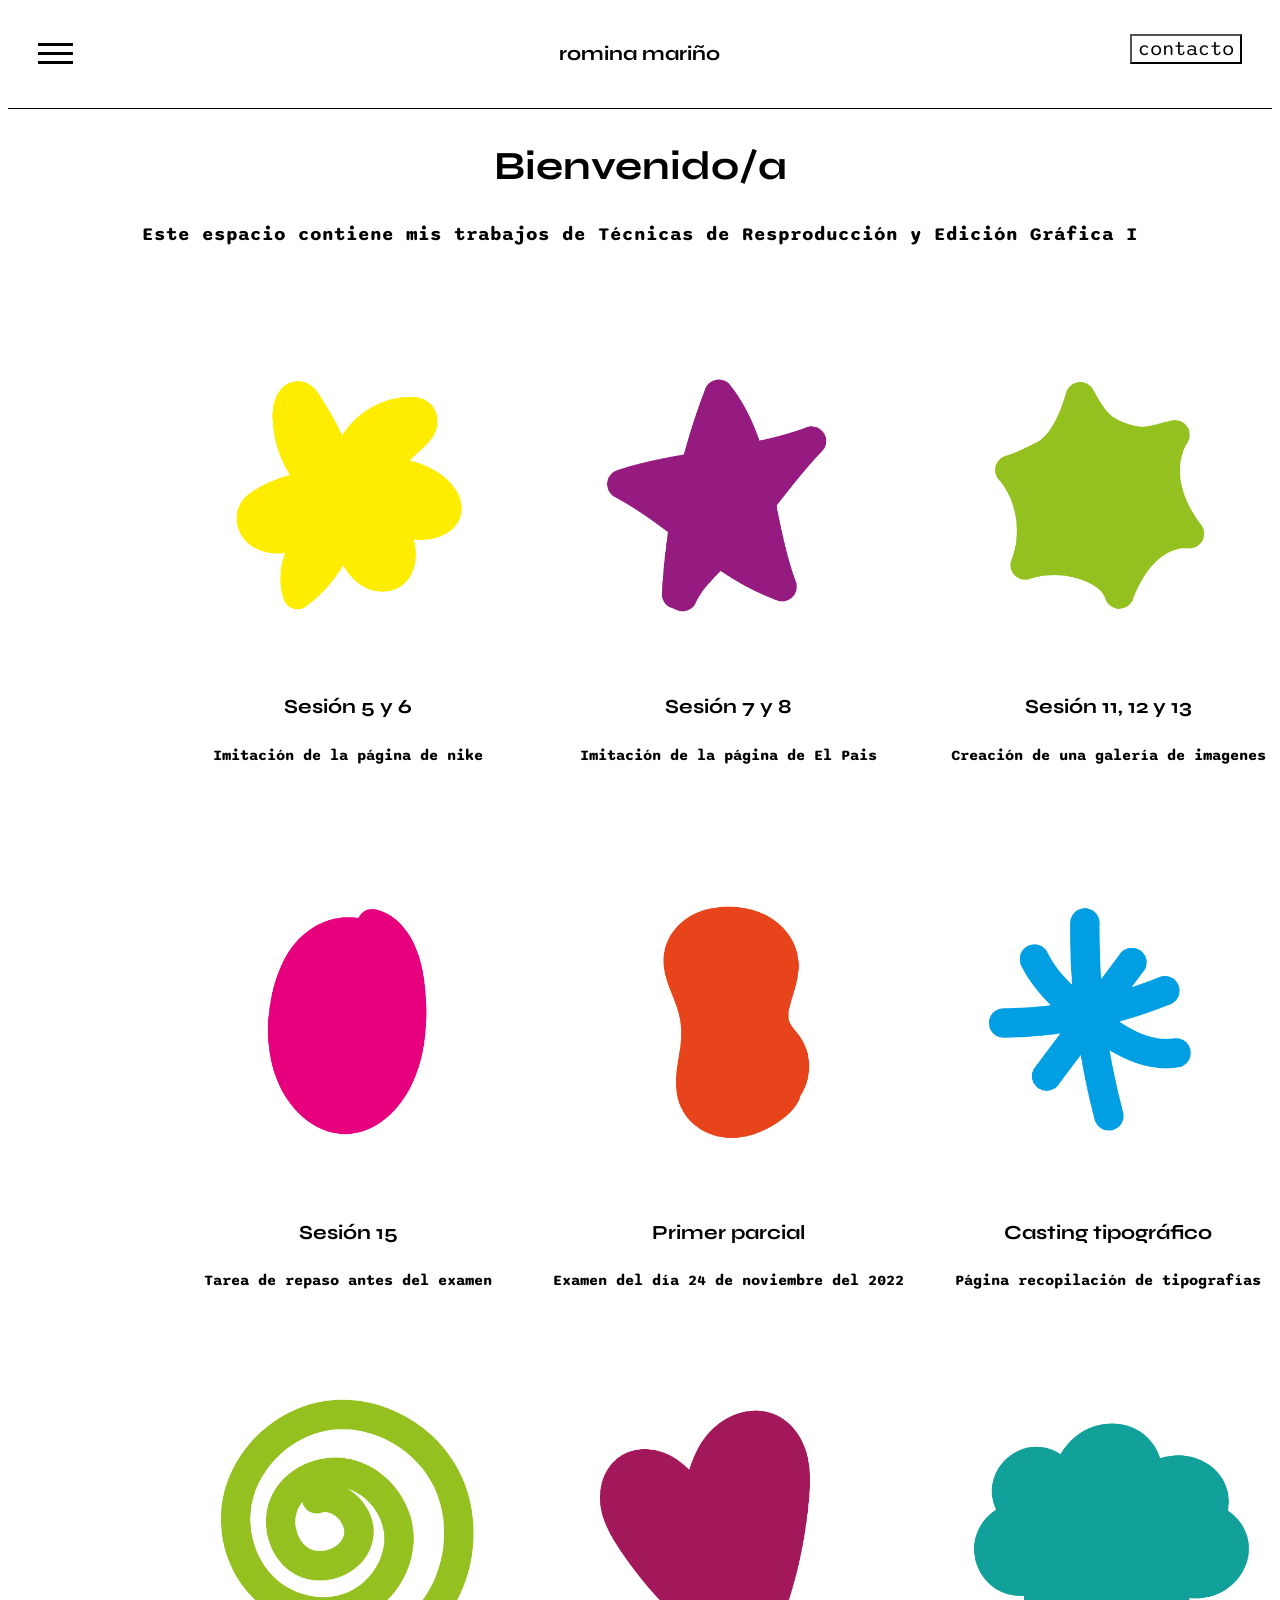
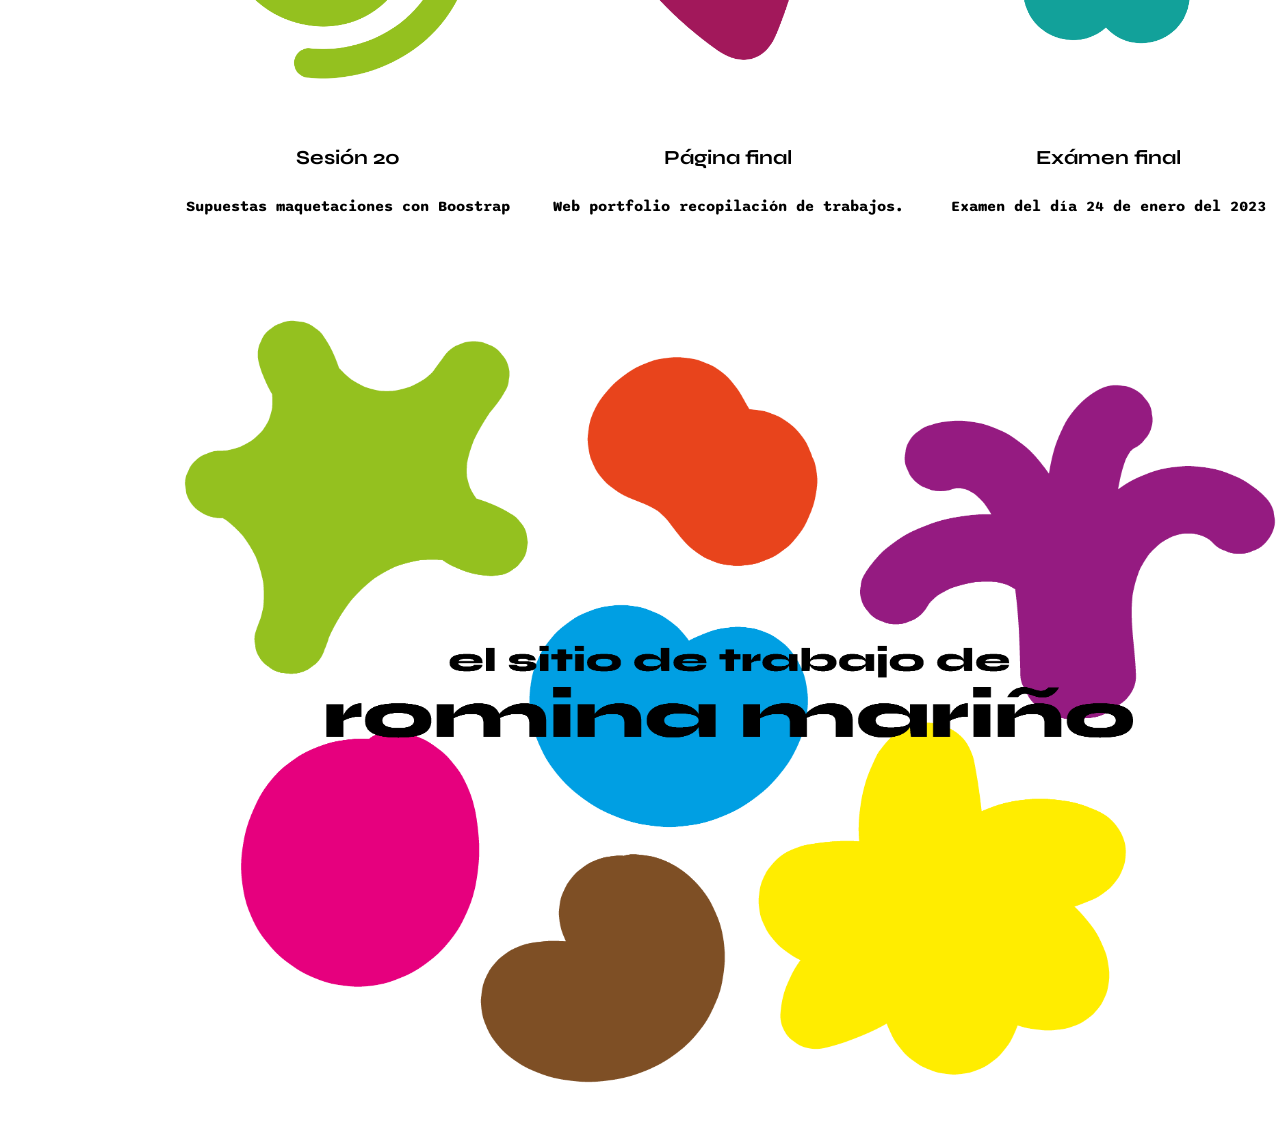
<file: index.html>
<!DOCTYPE html>
<html>

<head>
    <link rel="stylesheet" href="estilo.css">
    <title>Inicio</title>
    <link rel="preconnect" href="https://fonts.googleapis.com">
<link rel="preconnect" href="https://fonts.gstatic.com" crossorigin>
<link href="https://fonts.googleapis.com/css2?family=Sono&family=Space+Mono&family=Syne:wght@800&display=swap" rel="stylesheet">
</head>

<body>

    <div class="encabezado">
        <div class="left">
            <div class="container" onclick="myFunction(this)">
                <div class="bar1"></div>
                <div class="bar2"></div>
                <div class="bar3"></div>
            </div>
        </div>

        <script>
            function myFunction(x) {
                x.classList.toggle("change");
            }
        </script>

        <div class="center">
            <h1>romina mariño</h1>
        </div>
        <div class="right">
            <a class="instagram" href="https://www.instagram.com/romihacecosaschulis/" target="_blank"><button>contacto</button></a>
        </div>
    </div>
    <hr>

    <div class="bienvenida">
        <h2>Bienvenido/a</h2>
        <h3>Este espacio contiene mis trabajos de Técnicas de Resproducción y Edición Gráfica I</h3>

    </div>

    <div class="trabajos1">
        <div class="nike">
            <a href="./nike/index.html" target="_blank"> <img class="zoom"
                src="./img/icono web-05.png"> </a>
            <h4>Sesión 5 y 6</h4>
            <h5>Imitación de la página de nike</h5>
        </div>
        <div class="pais">
            <a href="./pais_RominaMarino/index.html" target="_blank"> <img class="zoom" src="./img/Sin titulo-1.png"> </a>
            <h4>Sesión 7 y 8</h4>
            <h5>Imitación de la página de El Pais</h5>
        </div>
        <div class="galeria">
            <a href="./galeria_RominaMarino/index.html" target="_blank"> <img class="zoom" src="./img/Sin titulo-1-06.png"> </a>
            <h4>Sesión 11, 12 y 13</h4>
            <h5>Creación de una galería de imagenes</h5>
        </div>
        
        </div>
        
        <div class="trabajos2">
            <div class="sesion">
                <a href="./sesion 15/index.html" target="_blank"> <img class="zoom" src="./img/icono-04.png"> </a>
                <h4>Sesión 15</h4>
                <h5>Tarea de repaso antes del examen</h5>
            </div>
            <div class="parcial">
                <a href="./primer parcial/index.html" target="_blank"> <img class="zoom" src="./img/icono-03.png"> </a>
                <h4>Primer parcial</h4>
                <h5>Examen del día 24 de noviembre del 2022</h5>
            </div>
            <div>
                <a href="./tipografias/index.html" target="_blank"> <img class="zoom" src="./img/icono-02.png"> </a>
                <h4>Casting tipográfico</Canvas></h4>
                <h5>Página recopilación de tipografías</h5>
            </div>
        
        </div>

        <div class="trabajos3">
            <div class="sesion">
                <a href="./sesion 20/index.html" target="_blank"> <img class="zoom" src="./img/icono_7.png"> </a>
                <h4>Sesión 20</Canvas></h4>
                <h5>Supuestas maquetaciones con Boostrap</h5>
            </div>
            <div class="webfinal">
                <a href="./web final/index_porfolio.html" target="_blank"> <img class="zoom" src="./img/icono_8.png"> </a>
                <h4>Página final</Canvas></h4>
                <h5>Web portfolio recopilación de trabajos.</h5>
            </div>
            <div class="examen">
                <a href="./MarinoMartilotto_Romina/index.html" target="_blank"> <img class="zoom" src="./img/icono_9.png"> </a>
                <h4>Exámen final</Canvas></h4>
                <h5>Examen del día 24 de enero del 2023</h5>
            </div>
        
        </div>

        <div class="pie">
            <img class="fondo" src="./img/fondo web.png"> </a>
        </div>
    
        
        </body>
        
        </html>
</file>
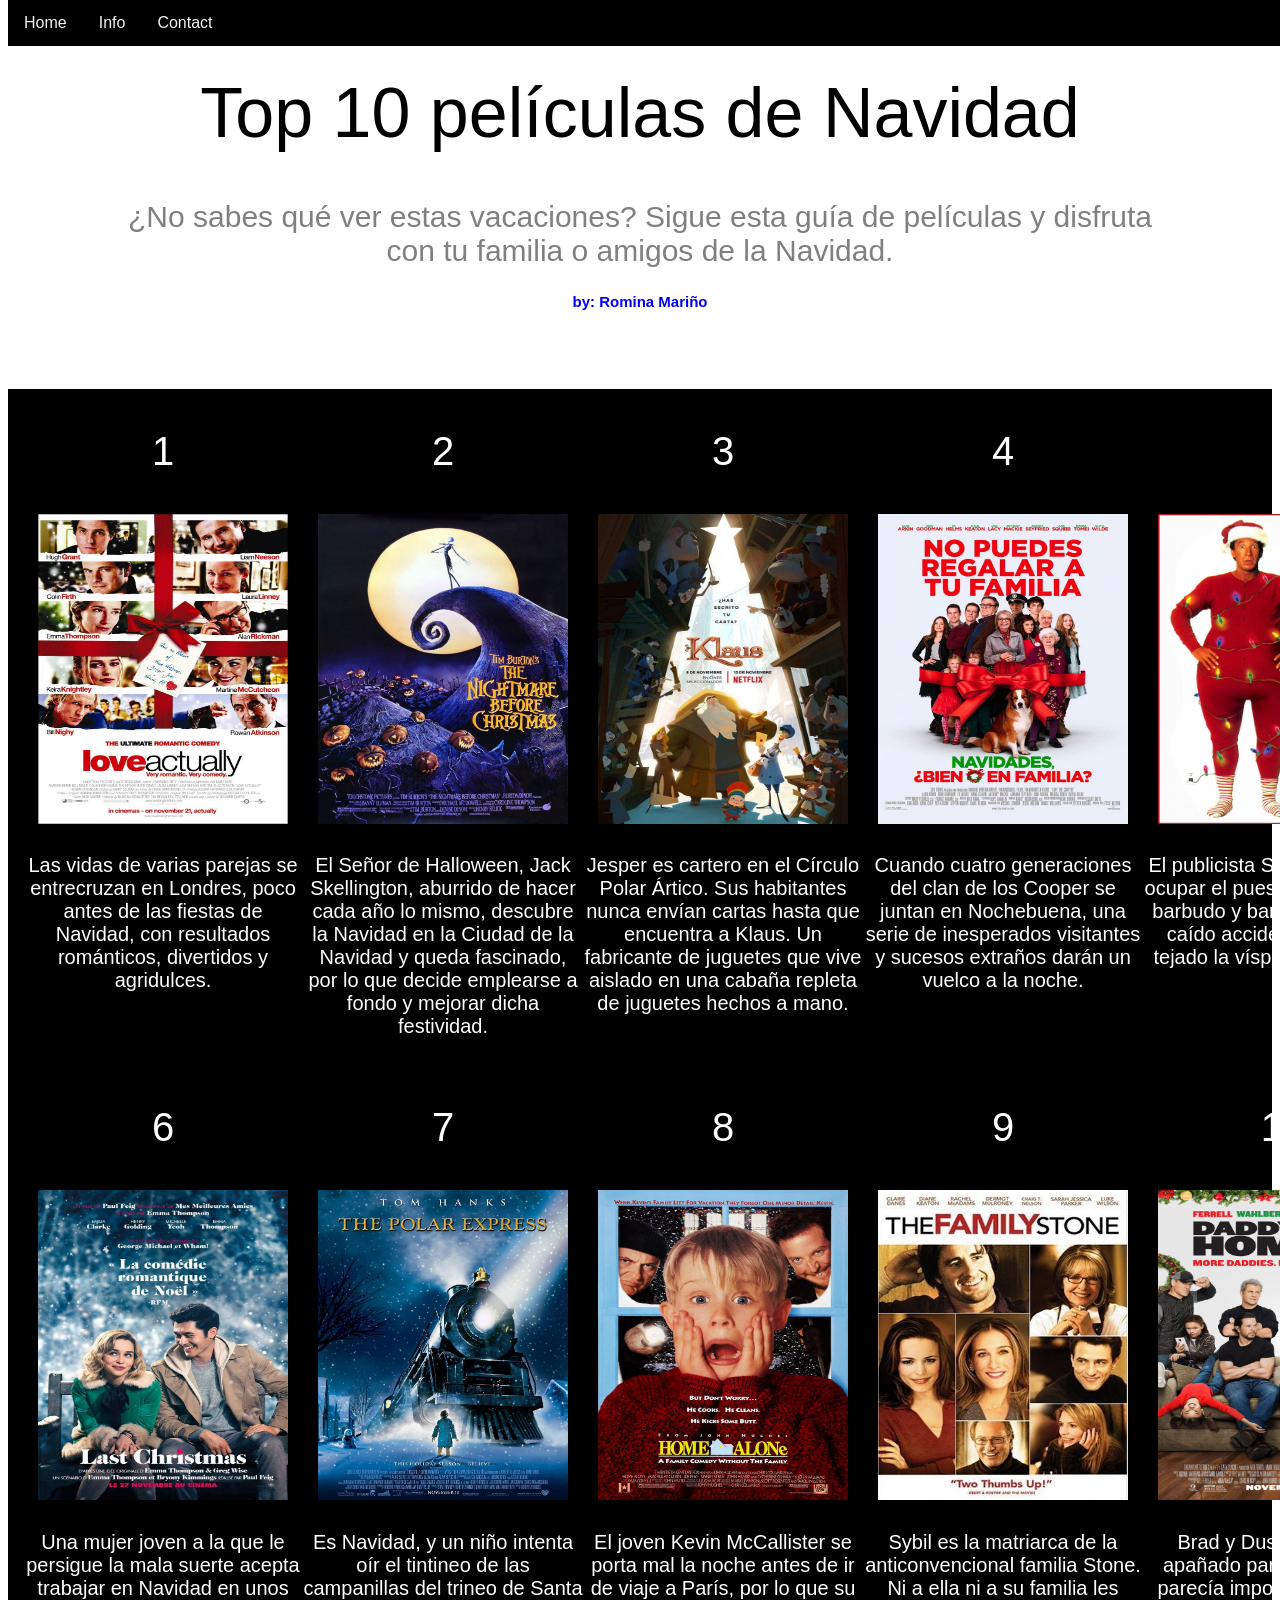
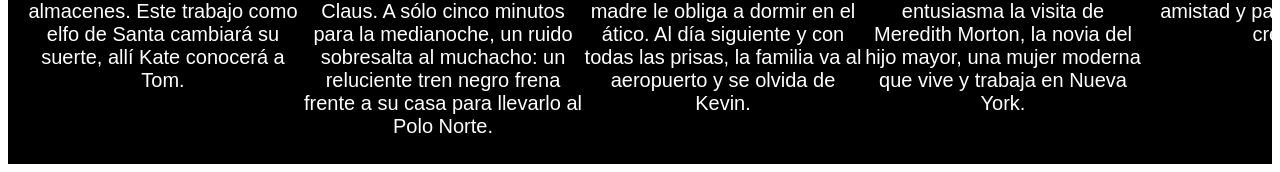
<file: galeria_RominaMarino/index.html>
<!DOCTYPE html>
<html>

<head>
    <title>Top 5 películas de Navidad</title>
    <link rel="stylesheet" href="./estilo/estilo.css">
</head>

<body>

    <div class="menu">
        <a href="#home">Home</a>
        <a href="#news">Info</a>
        <a href="#contact">Contact</a>
   </div>

   <br>

   <div class="encabezado">
    <h1>Top 10 películas de Navidad</h1>
    <h2>¿No sabes qué ver estas vacaciones? Sigue esta guía de películas y disfruta<br>con tu familia o amigos de la
        Navidad.</h2>
        <a class="instagram" href="https://www.instagram.com/romihacecosaschulis/" target="_blank"><h5>by: Romina Mariño</h5></a>
    </div>

    <br> <br> <br>
  

    <div class="flex-container">
        <div>
            <h3>1</h3>
            <a href="https://www.imdb.com/title/tt0314331/" target="_blank"> <img class="zoom"
                    src="./img/Love_Actually-840408587-large.jpeg"> </a>
            <h4>Las vidas de varias parejas se entrecruzan en Londres, poco antes de las fiestas de Navidad, con
                resultados
                románticos, divertidos y agridulces.</h4>

        </div>
        <div>
            <h3>2</h3>
            <a href="https://www.imdb.com/title/tt0107688/?ref_=nv_sr_srsg_0" target="_blank"> <img class="zoom"
                    src="./img/Pesadilla_antes_de_Navidad-136057718-large.jpeg"> </a>
            <h4>El Señor de Halloween, Jack Skellington, aburrido de hacer cada año lo mismo, descubre la Navidad en la
                Ciudad
                de la Navidad y queda fascinado, por lo que decide emplearse a fondo y mejorar dicha festividad.</h4>

        </div>
        <div>

            <h3>3</h3>
            <a href="https://www.imdb.com/title/tt4729430/?ref_=nv_sr_srsg_0" target="_blank"> <img class="zoom"
                    src="./img/Klaus-456555401-large.jpeg"> </a>
            <h4>Jesper es cartero en el Círculo Polar Ártico. Sus habitantes nunca envían cartas hasta que
                encuentra a Klaus. Un fabricante de juguetes que vive aislado en una cabaña repleta de juguetes hechos a
                mano.</h4>

        </div>
        <div>

            <h3>4</h3>
            <a href="https://www.imdb.com/title/tt2279339/?ref_=nv_sr_srsg_0" target="_blank"> <img class="zoom"
                    src="./img/Navidades_A_bien_o_en_familia-168246434-large.jpeg"> </a>
            <h4>Cuando cuatro generaciones del clan de los Cooper se juntan en Nochebuena, una serie de inesperados
                visitantes y
                sucesos extraños darán un vuelco a la noche.</h4>

        </div>
        <div>

            <h3>5</h3>
            <a href="https://www.imdb.com/title/tt0111070/?ref_=nv_sr_srsg_3" target="_blank"> <img class="zoom"
                    src="./img/20428062.jpeg"> </a>
            <h4>El publicista Scott Calvin debe ocupar el puesto de un hombre barbudo y barrigón que se ha caído
                accidentalmente
                del tejado la víspera de Navidad.</h4>

        </div>

    </div>

    <div class="flex-container2">
        <div>
            <h3>6</h3>
            <a href="https://www.imdb.com/title/tt8623904/" target="_blank"> <img class="zoom"
                    src="./img/Last_Christmas-761651469-large.jpeg"> </a>
            <h4>Una mujer joven a la que le persigue la mala suerte acepta trabajar en Navidad en unos almacenes. Este
                trabajo como elfo de Santa cambiará su suerte, allí Kate conocerá a Tom.</h4>

        </div>
        <div>
            <h3>7</h3>
            <a href="https://www.imdb.com/title/tt0338348/" target="_blank"> <img class="zoom"
                    src="./img/Polar_Express_El_Expreso_Polar-375183738-large.jpeg"> </a>
            <h4>Es Navidad, y un niño intenta oír el tintineo de las campanillas del trineo de Santa Claus. A sólo cinco minutos para la medianoche, un ruido sobresalta al muchacho: un reluciente tren negro frena frente a su casa para llevarlo al Polo Norte.</h4>

        </div>
        <div>

            <h3>8</h3>
            <a href="https://www.imdb.com/title/tt0099785/?ref_=fn_al_tt_1" target="_blank"> <img class="zoom"
                    src="./img/Solo_en_casa-163260879-large.jpeg"> </a>
            <h4>El joven Kevin McCallister se porta mal la noche antes de ir de viaje a París, por lo que su madre le obliga a dormir en el ático. Al día siguiente y con todas las prisas, la familia va al aeropuerto y se olvida de Kevin.
            </h4>

        </div>
        <div>

            <h3>9</h3>
            <a href="https://www.imdb.com/title/tt0356680/" target="_blank"> <img class="zoom"
                    src="./img/51AYoFSfVJL.jpeg"> </a>
            <h4>Sybil es la matriarca de la anticonvencional familia Stone. Ni a ella ni a su familia les entusiasma la visita de Meredith Morton, la novia del hijo mayor, una mujer moderna que vive y trabaja en Nueva York.</h4>

        </div>
        <div>

            <h3>10</h3>
            <a href="https://www.imdb.com/title/tt5657846/" target="_blank"> <img class="zoom"
                    src="./img/MV5BNDA4Nzc1OTg2OV5BMl5BanBnXkFtZTgwODE3ODgwNDI@._V1_.jpg"> </a>
            <h4>Brad y Dusty se las han apañado para lograr lo que parecía imposible: compartir amistad y paternidad, o eso creían.</h4>

        </div>

    </div>
</body>

</html>
</file>
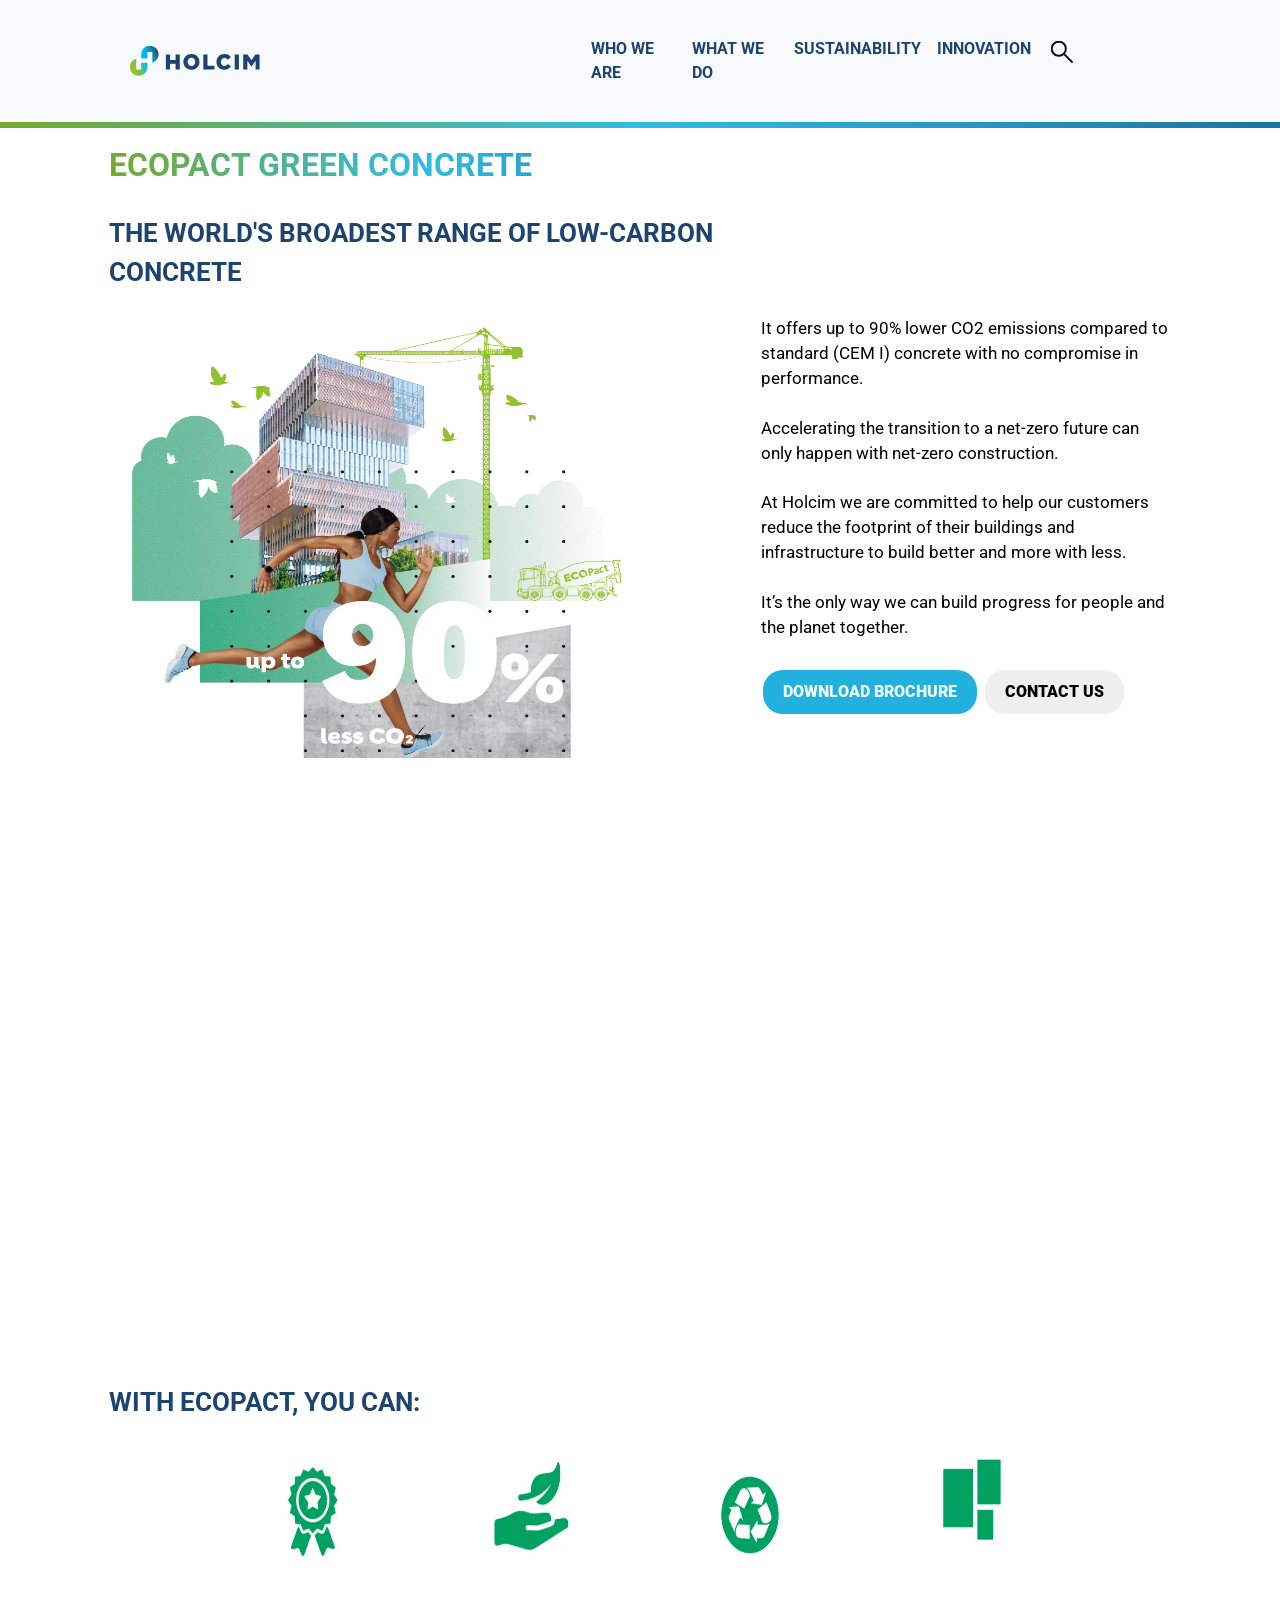
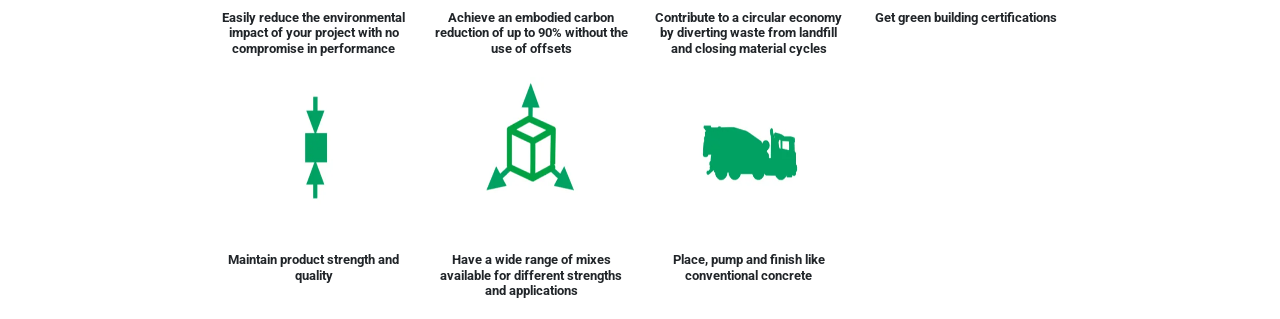
<file: MarinoMartilotto_Romina/index.html>
<!DOCTYPE html>

<html>

<head>

  <title>Examen final - Romina</title>
  <link rel="stylesheet" href="estilo.css">

  <link href="https://cdn.jsdelivr.net/npm/bootstrap@5.3.0-alpha1/dist/css/bootstrap.min.css" rel="stylesheet"
    integrity="sha384-GLhlTQ8iRABdZLl6O3oVMWSktQOp6b7In1Zl3/Jr59b6EGGoI1aFkw7cmDA6j6gD" crossorigin="anonymous">
  <script src="https://cdn.jsdelivr.net/npm/bootstrap@5.3.0-alpha1/dist/js/bootstrap.bundle.min.js"
    integrity="sha384-w76AqPfDkMBDXo30jS1Sgez6pr3x5MlQ1ZAGC+nuZB+EYdgRZgiwxhTBTkF7CXvN"
    crossorigin="anonymous"></script>
  <meta charset="utf-8" name="viewport" content="width=device-width, initial-scale=1">

  <link rel="preconnect" href="https://fonts.googleapis.com">
  <link rel="preconnect" href="https://fonts.gstatic.com" crossorigin>
  <link href="https://fonts.googleapis.com/css2?family=Roboto:wght@400;700&display=swap" rel="stylesheet">


</head>

<body>

  <div class="container-fluid p-0">

    <nav class="navbar navbar-expand-lg navbar-light bg-light p-3 sticky-top">
      <div class="container-fluid">
        <a class="navbar-brand d-lg-inline d-none col-lg-1 offset-md-1" href="#">
          <img src="./img/holcim_logo_color.svg" width=130 height=80 class="d-inline-block align-top"
            alt="holcim_logo_color">

        </a>

        <button class="navbar-toggler" type="button" data-bs-toggle="collapse" data-bs-target="#navbarNav"
          aria-controls="navbarNav" aria-expanded="false" aria-label="Toggle navigation">

          <span class="navbar-toggler-icon"></span>
        </button>

        <div class="d-lg-none d-inline">
          <img src="./img/holcim_logo_color.svg" width=130 height=80 class="logo align-top  d-inline"
            alt="holcim_logo_color">
        </div>

        <div class="text-center d-lg-none d-inline">
        </div>
        <div class="collapse navbar-collapse" id="navbarNav">
          <ul class="navbar-nav col-6 offset-md-4">
            <li class="nav-item">
              <a class="nav-link active" aria-current="page" href="#">WHO WE ARE</a>
            </li>
            <li class="nav-item">
              <a class="nav-link" href="#">WHAT WE DO</a>
            </li>
            <li class="nav-item ">
              <a class="nav-link" href="#">SUSTAINABILITY</a>
            </li>
            <li class="nav-item ">
              <a class="nav-link" href="#">INNOVATION</a>
            </li>
            <li class="nav-item ">
              <a class="nav-link" href="#"><img src="./img/search_FILL0_wght400_GRAD0_opsz48.png" width=30 height=30
                  class="logo align-top  d-inline" alt="holcim_logo_color"></a>
            </li>
          </ul>
        </div>
      </div>
    </nav>

    <div class="row">
      <div class="linea col-12"></div>
    </div>

    <div class="row">
      <div class="titulo col-lg-6 offset-lg-1">ECOPACT GREEN CONCRETE</div>
    </div>

    <div class="row">
      <div class="subtitulo col-lg-6 offset-lg-1">THE WORLD'S BROADEST RANGE OF LOW-CARBON CONCRETE</div>
    </div>

    <div class="row">
      <div class="col-lg-6 offset-lg-1">
        <img src="./img/Izquierda.webp" width=530 height=530 class="d-inline-block align-top" alt="holcim_logo_color">
      </div>
      <div class="col-lg-4" id="texto">
        It offers up to 90% lower CO2 emissions compared to standard (CEM I) concrete with no compromise in
        performance.<br><br>

        Accelerating the transition to a net-zero future can only happen with net-zero construction.<br><br>

        At Holcim we are committed to help our customers reduce the footprint of their buildings and infrastructure to
        build better and more with less.<br><br>

        It’s the only way we can build progress for people and the planet together.

        <br> <br>
        <button type="button" class="button button1">DOWNLOAD BROCHURE</button>
        <button type="button" class="button">CONTACT US</button>
      </div>
    </div>

    <div class="row">
      <div class="video col-lg-8 offset-2">
          <div class="embed-responsive embed-responsive-16by9 ratio ratio-16x9">
            <iframe class="embed-responsive-item" src="https://video.holcim.com/79594928.ihtml/player.html" title="YouTube video" allowfullscreen=""></iframe>
          </div>
      </div>
    </div>

    <br><br>

    <div class="row">
      <div class="subtitulo col-lg-6 offset-lg-1">WITH ECOPACT, YOU CAN:</div>
    </div>

    <div class="row">
      <div class="col-lg-2 offset-lg-2">
        <img src="./img/Logo1.webp" width=200 height=150 class="iconos" alt="logo1">
        <h2>Easily reduce the environmental impact of your project with no compromise in performance</h2>
      </div>
      <div class="col-lg-2">
        <img src="./img/Logo2.webp" width=200 height=150 class="iconos" alt="logo1">
        <h2>Achieve an embodied carbon reduction of up to 90% without the use of offsets
        </h2>
      </div>
      <div class="col-lg-2">
        <img src="./img/Logo3.webp" width=200 height=150 class="iconos" alt="logo1">
        <h2>Contribute to a circular economy by diverting waste from landfill and closing material cycles
        </h2>
      </div>
      <div class="col-lg-2">
        <img src="./img/Logo4.webp" width=200 height=150 class="iconos" alt="logo1">
        <h2>Get green building certifications</h2>
      </div>
    </div>

    <div class="row">
      <div class="col-lg-2 offset-lg-2">
        <img src="./img/Logo5.webp" width=200 height=150 class="iconos" alt="logo1">
        <h2>Maintain product strength and quality</h2>
      </div>
      <div class="col-lg-2">
        <img src="./img/Logo6.webp" width=200 height=150 class="iconos" alt="logo1">
        <h2>Have a wide range of mixes available for different strengths and applications</h2>
      </div>
      <div class="col-lg-2">
        <img src="./img/logo7.webp" width=200 height=150 class="iconos" alt="logo1">
        <h2>Place, pump and finish like conventional concrete</h2>
      </div>
     
    </div>

  </div>
</body>

</html>
</file>
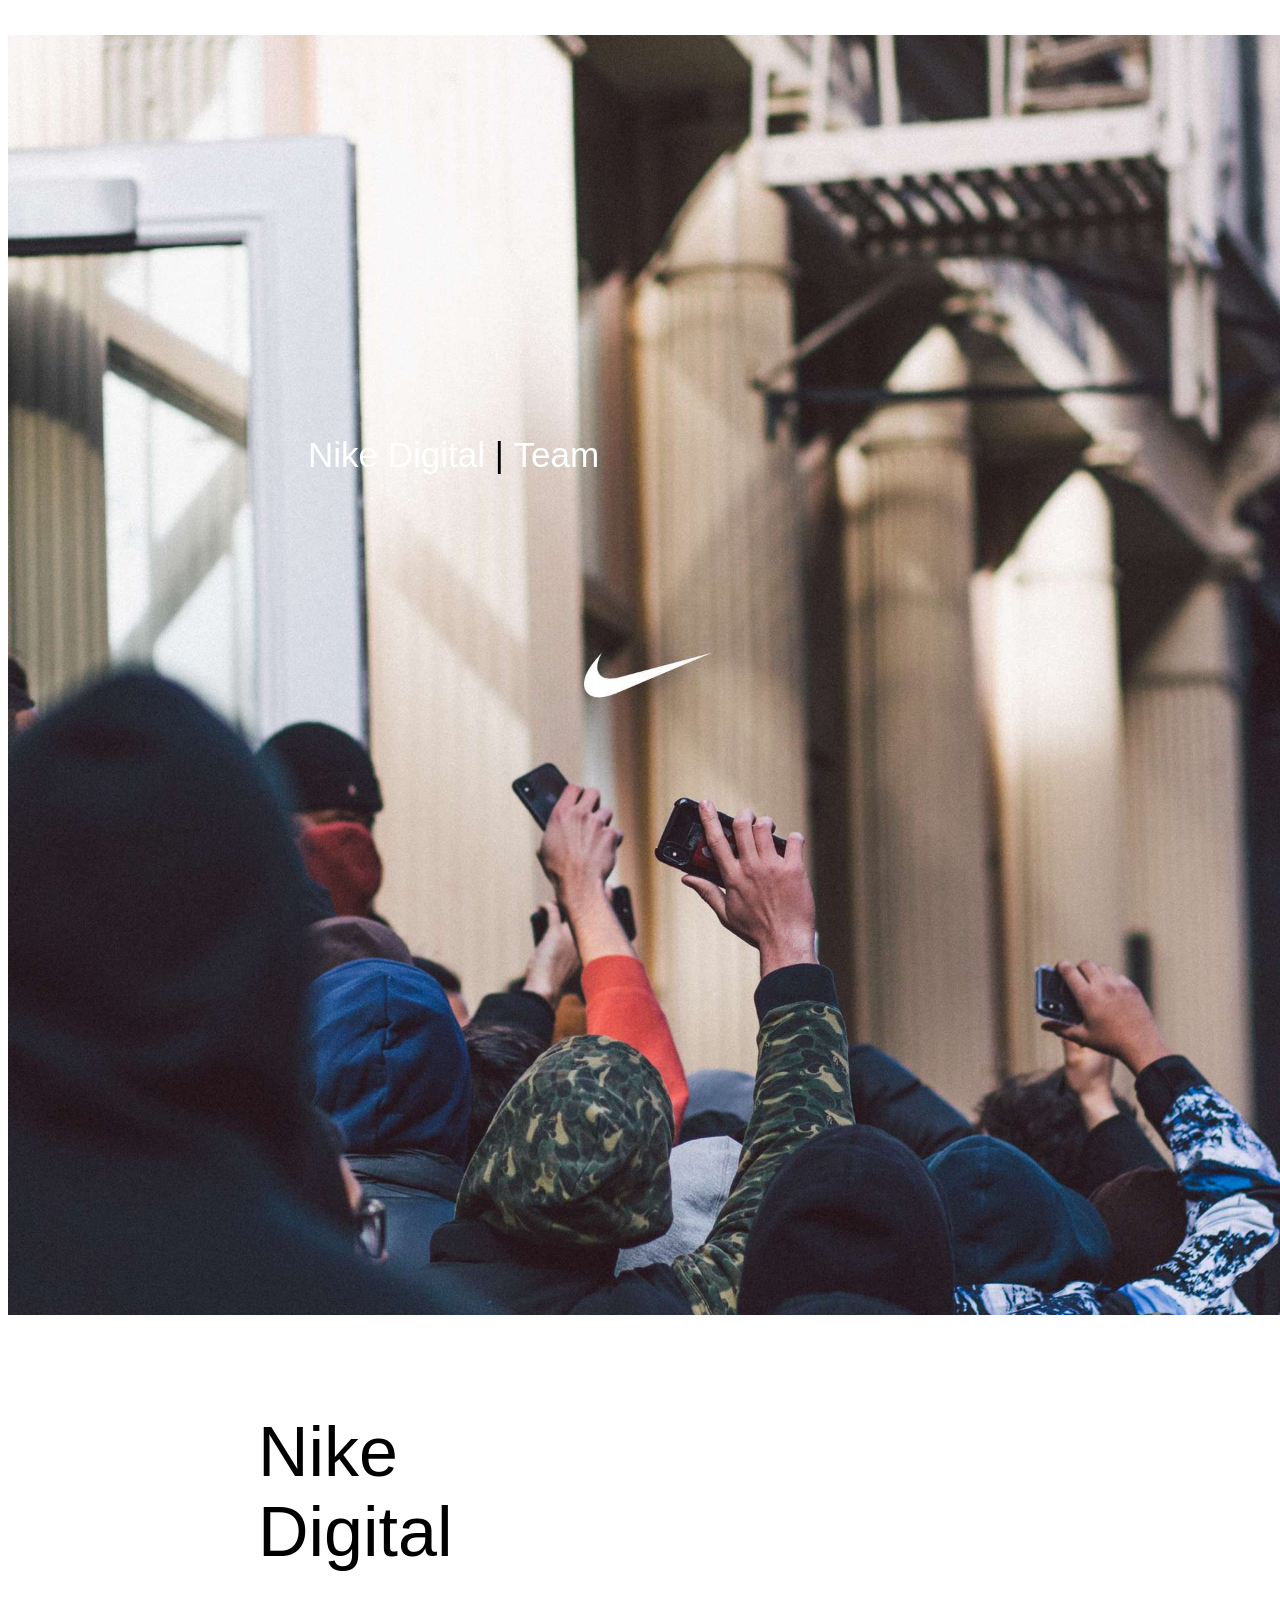
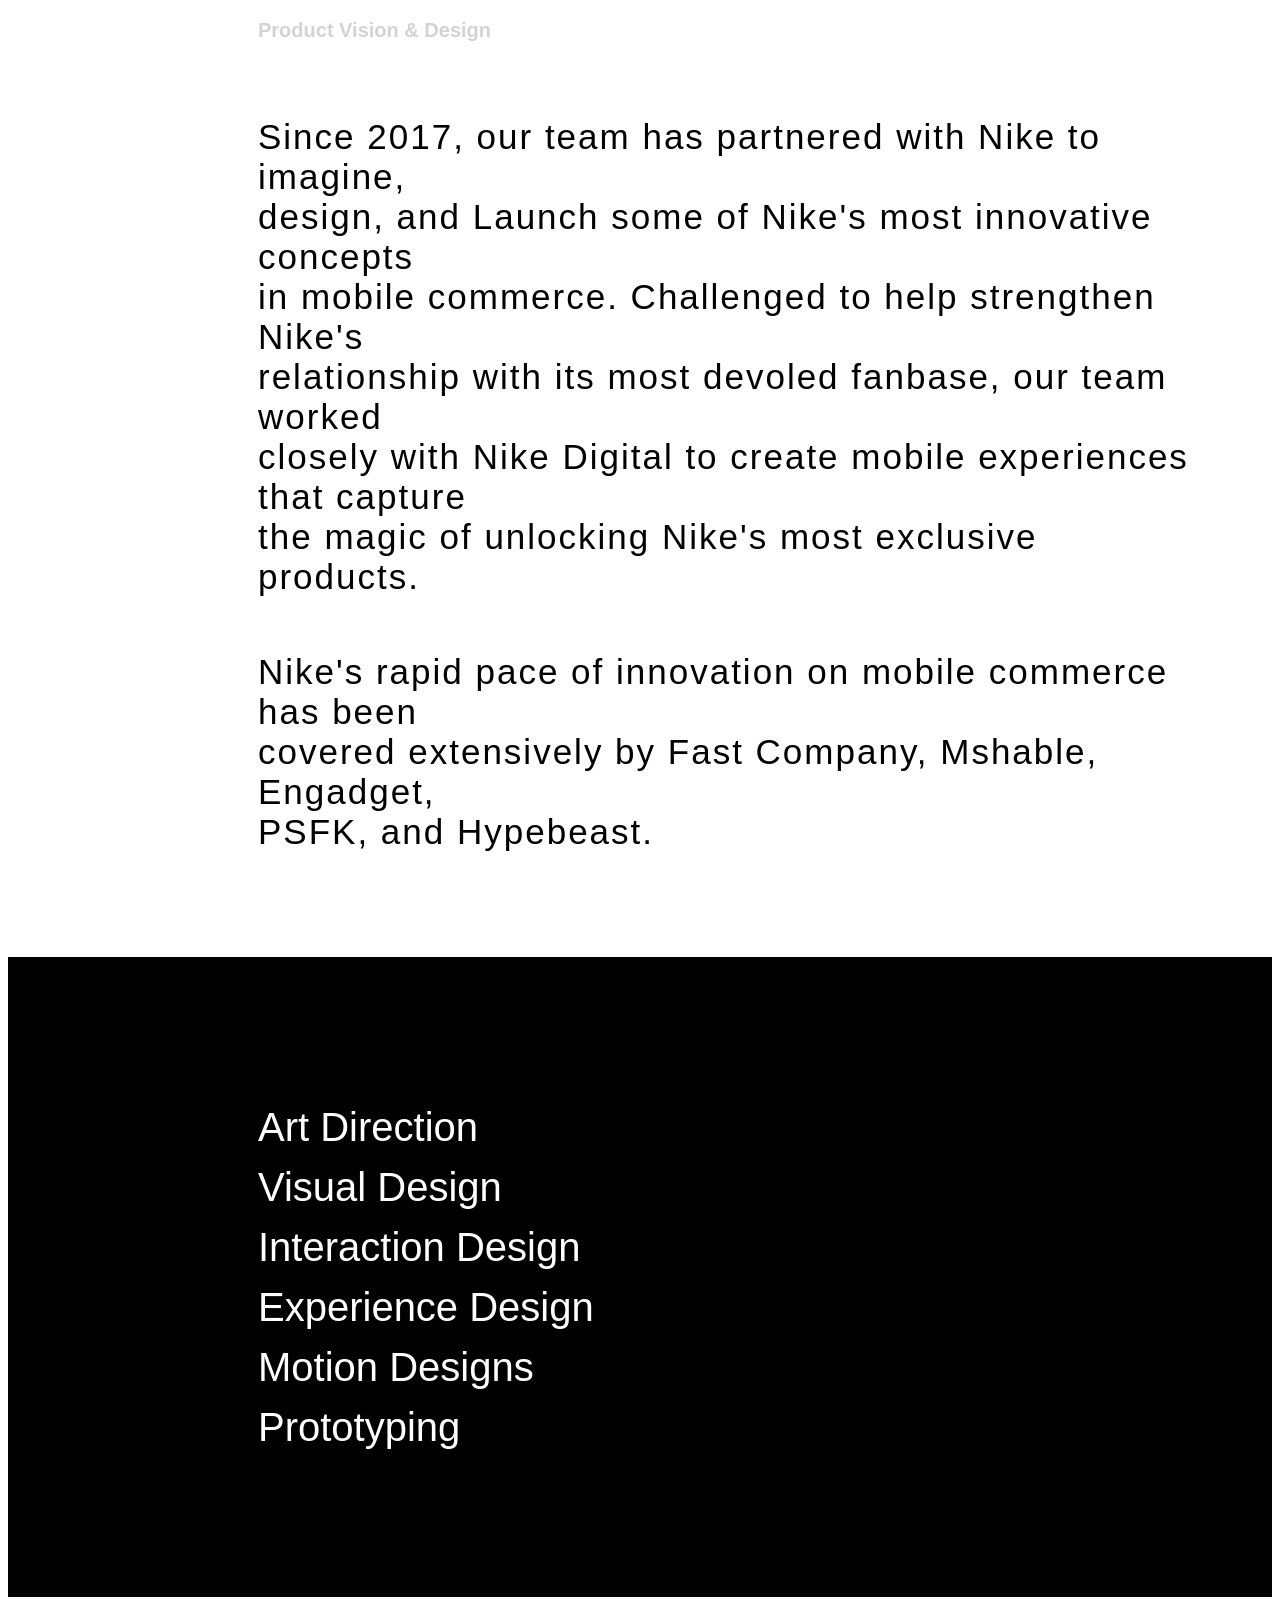
<file: nike/index.html>
<!DOCTYPE html>
<html>

<head>
    <meta charset="utf-8">
    <title>Nike Digital</title>
    <link rel="stylesheet" href="estilos/nike.css">
</head>

<body>

    <div id="cajaSuperior">
        <ul class="menu">
            <li><a href="#centro">Nike Digital</a></li> | 
            <li><a href="#inferior">Team</a></li>
        </ul>
    </div>

    <div id="centro">
        <h1>Nike<br>Digital</h1>
        <h2>Product Vision & Design</h2>

        <p style="padding-top: 20px">
            Since 2017, our team has partnered with Nike to imagine,<br>design, and Launch some of Nike's most
            innovative
            concepts<br> in mobile commerce. Challenged to help strengthen Nike's<br> relationship with its most devoled
            fanbase, our team worked<br> closely with Nike Digital to create mobile experiences that capture<br> the
            magic
            of unlocking Nike's most exclusive<br> products.
        </p>

        <p>
            Nike's rapid pace of innovation on mobile commerce has been<br> covered extensively by Fast Company,
            Mshable,
            Engadget,<br> PSFK, and Hypebeast.
        </p>


    </div>

    <div id="inferior">

        <h3>
            <ul style="list-style: none">
                <li>
                    <a class="sinenlaces" href="#">Art Direction</a>
                </li>
                <li>
                    <a class="enlaces" href="https://easda.es/">Visual Design</a>
                </li>
                <li>
                    <a class="enlaces" href="https://easda.es/" target="_blank">Interaction Design</a>
                </li>
                <li>
                    <a class="enlaces" href="imagenes/fondo.jpg">Experience Design</a>
                </li>
                <li>
                    <a class="sinenlaces" href="#">Motion Designs</a>
                </li>
                <li>
                    Prototyping
                </li>
            </ul>

        </h3>

    </div>
</body>

</html>
</file>
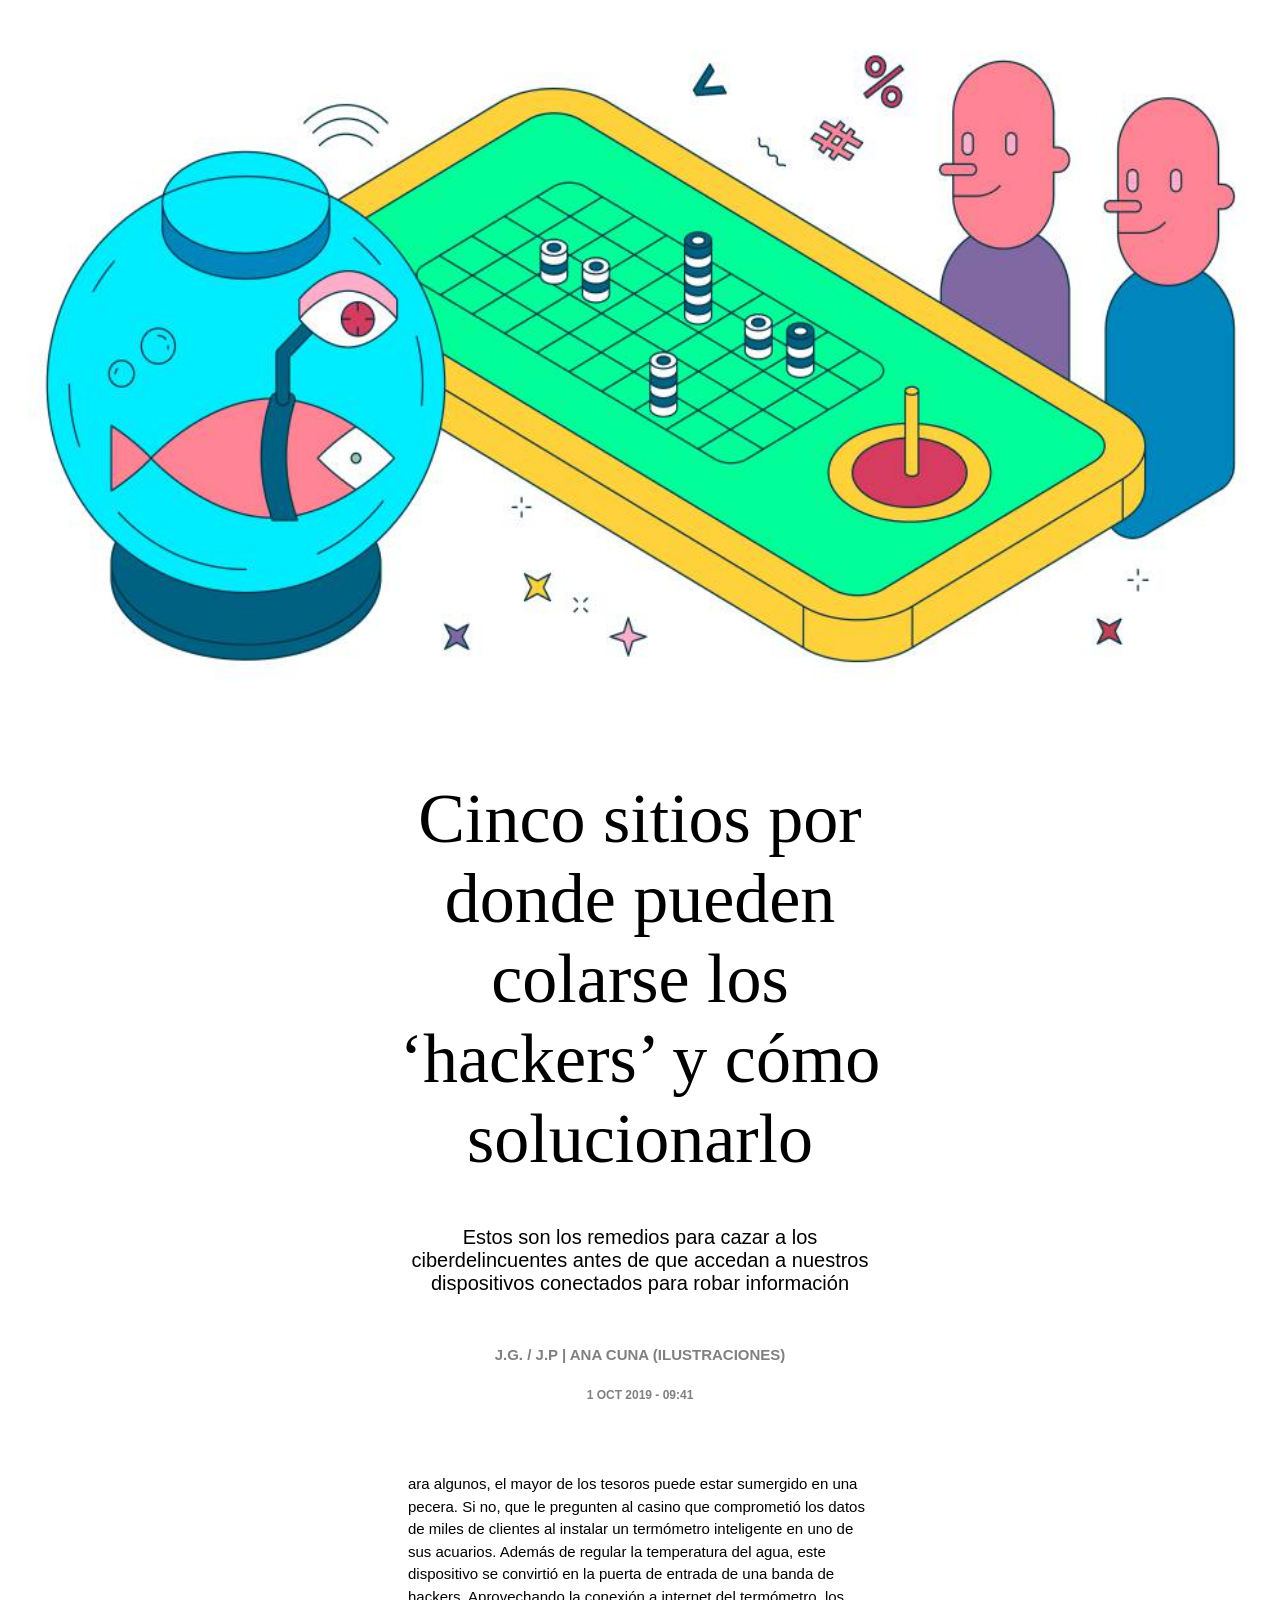
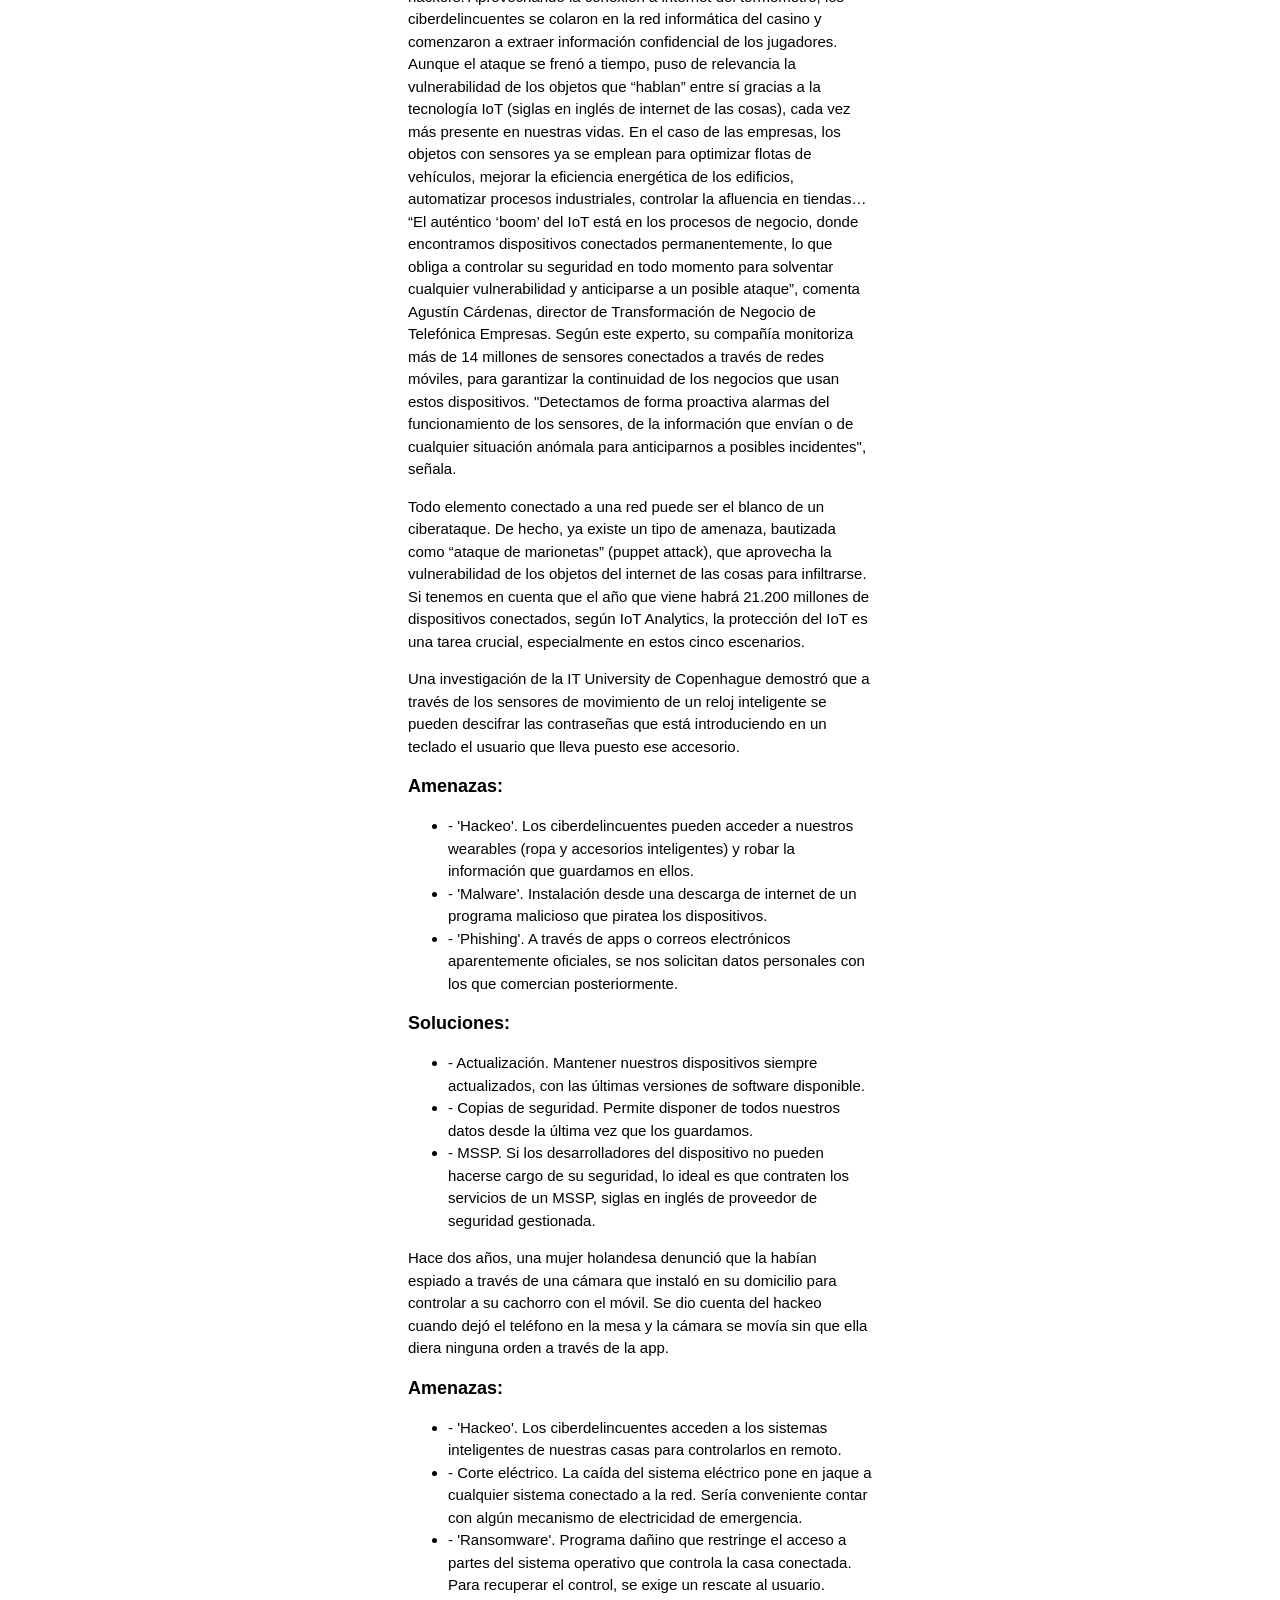
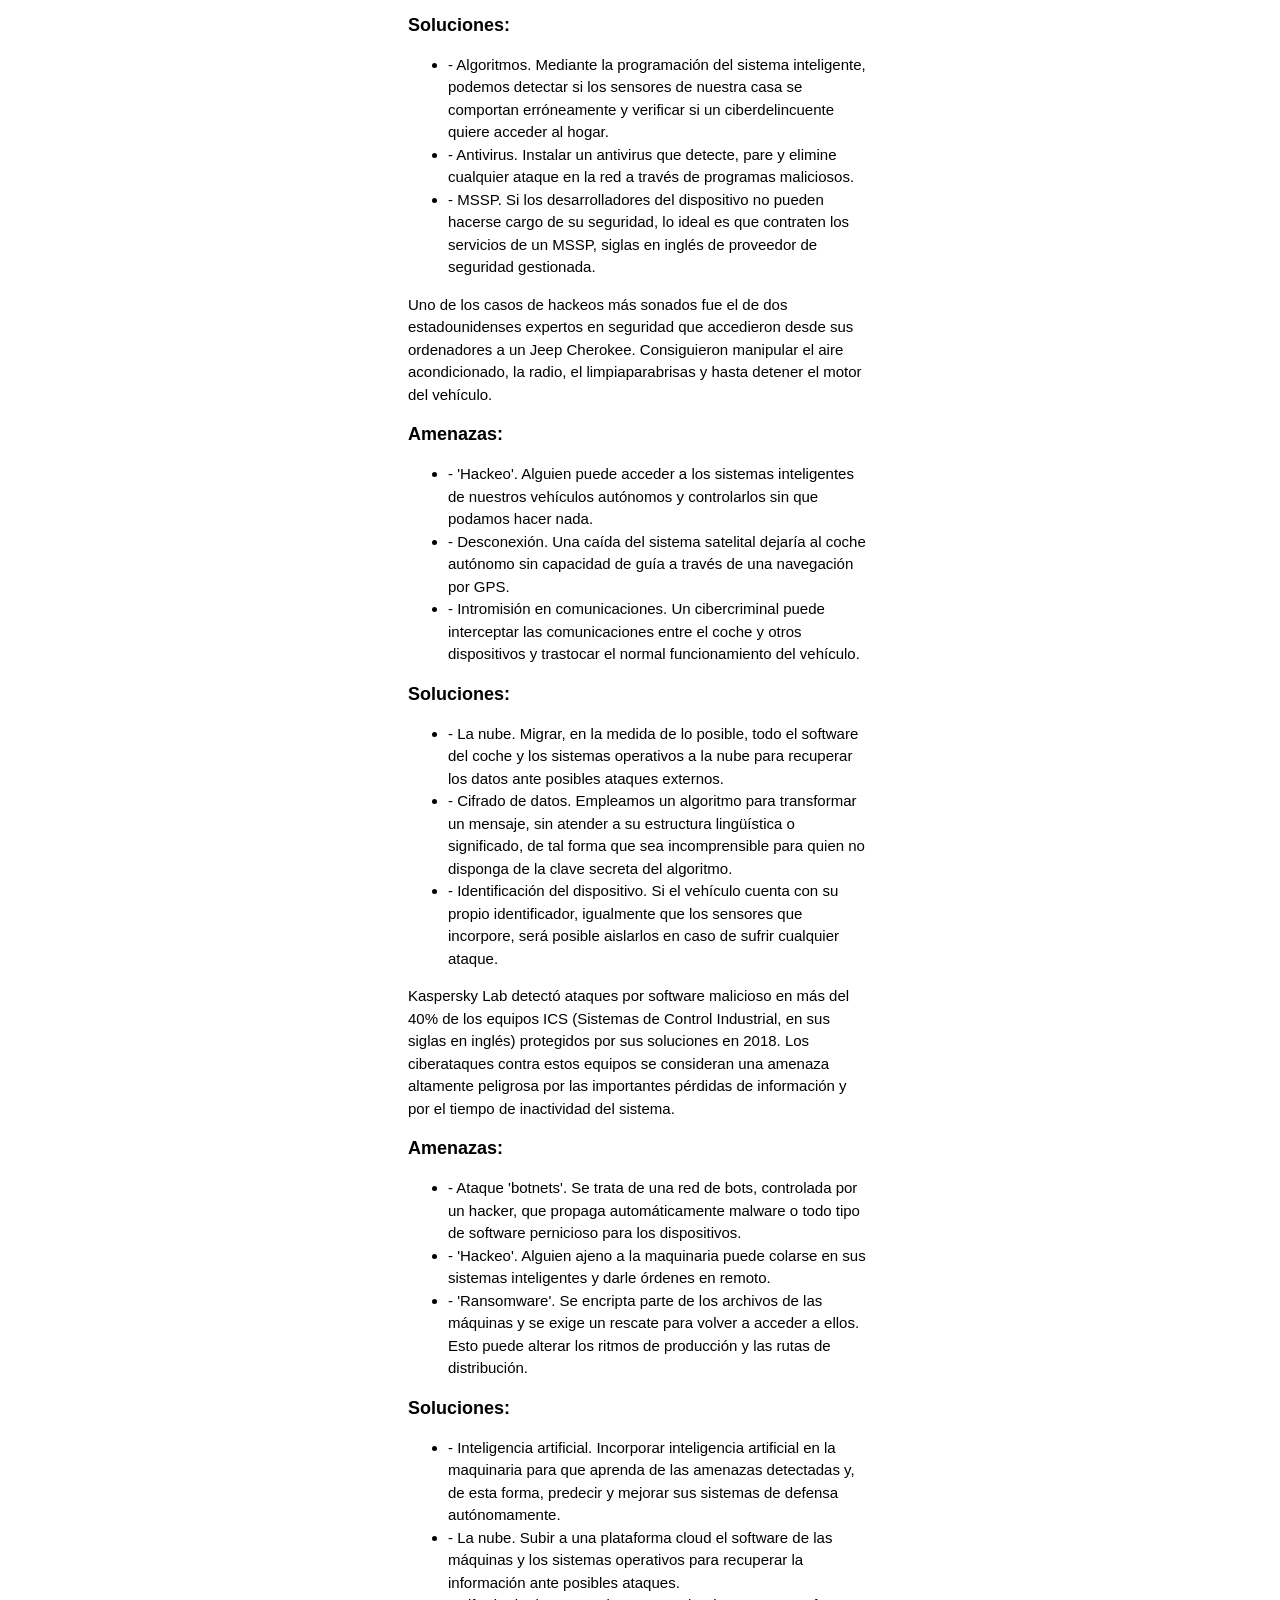
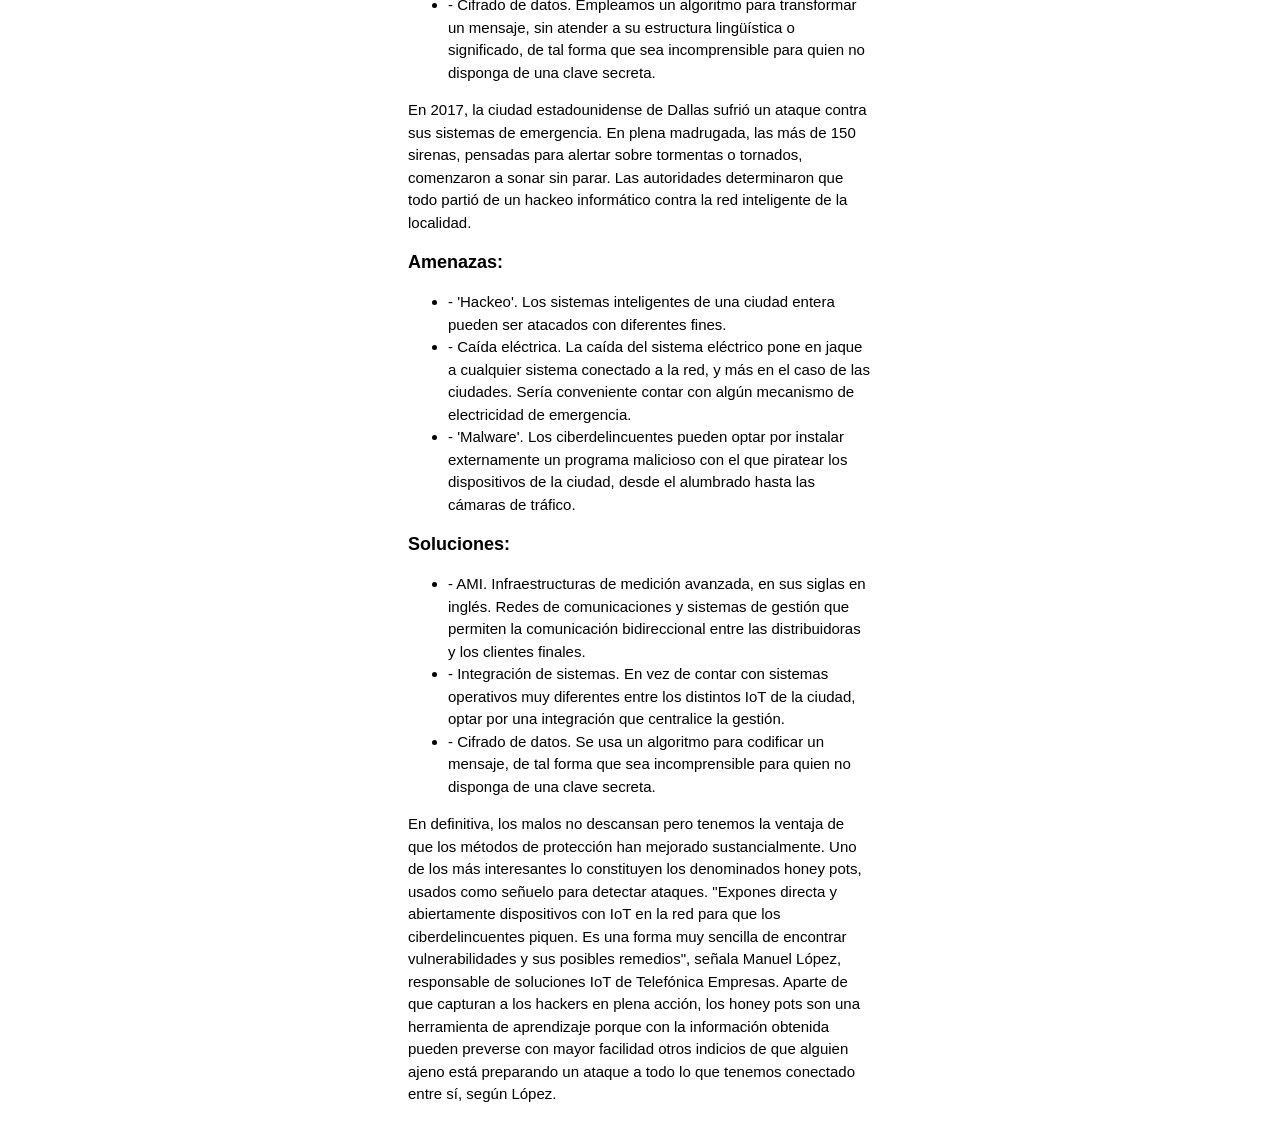
<file: pais_RominaMarino/index.html>
<!DOCTYPE html>
<html>
    <head>
        <meta charset="utf-8">
        <title>El Pais</title>
        <link rel="stylesheet" href="estilo/pais.css">
    </head>

<body>

    <img src="img/encabezado.jpg">

    <div class="título">
        <h1>Cinco sitios por donde pueden colarse los ‘hackers’ y cómo solucionarlo</h1>
   
        <h2>Estos son los remedios para cazar a los ciberdelincuentes antes de que accedan a nuestros dispositivos
            conectados para robar información</h2>
    </div>

    <div class="nombres">
        <h5>J.G. / J.P | ANA CUNA (ILUSTRACIONES)</h5>
        <h4>1 OCT 2019 - 09:41</h4>
    </div>

    <div class="cuerpo">
        
    <p>ara algunos, el mayor de los tesoros puede estar sumergido en una pecera. Si no, que le pregunten al casino que
        comprometió los datos de miles de clientes al instalar un termómetro inteligente en uno de sus acuarios. Además
        de regular la temperatura del agua, este dispositivo se convirtió en la puerta de entrada de una banda de
        hackers. Aprovechando la conexión a internet del termómetro, los ciberdelincuentes se colaron en la red
        informática del casino y comenzaron a extraer información confidencial de los jugadores. Aunque el ataque se
        frenó a tiempo, puso de relevancia la vulnerabilidad de los objetos que “hablan” entre sí gracias a la
        tecnología IoT (siglas en inglés de internet de las cosas), cada vez más presente en nuestras vidas. En el caso
        de las empresas, los objetos con sensores ya se emplean para optimizar flotas de vehículos, mejorar la
        eficiencia energética de los edificios, automatizar procesos industriales, controlar la afluencia en tiendas…
        “El auténtico ‘boom’ del IoT está en los procesos de negocio, donde encontramos dispositivos conectados
        permanentemente, lo que obliga a controlar su seguridad en todo momento para solventar cualquier vulnerabilidad
        y anticiparse a un posible ataque”, comenta Agustín Cárdenas, director de Transformación de Negocio de
        Telefónica Empresas. Según este experto, su compañía monitoriza más de 14 millones de sensores conectados a
        través de redes móviles, para garantizar la continuidad de los negocios que usan estos dispositivos. "Detectamos
        de forma proactiva alarmas del funcionamiento de los sensores, de la información que envían o de cualquier
        situación anómala para anticiparnos a posibles incidentes", señala.</p>

    <p>Todo elemento conectado a una red puede ser el blanco de un ciberataque. De hecho, ya existe un tipo de amenaza,
        bautizada como “ataque de marionetas” (puppet attack), que aprovecha la vulnerabilidad de los objetos del
        internet de las cosas para infiltrarse. Si tenemos en cuenta que el año que viene habrá 21.200 millones de
        dispositivos conectados, según IoT Analytics, la protección del IoT es una tarea crucial, especialmente en estos
        cinco escenarios.</p>

    <p>Una investigación de la IT University de Copenhague demostró que a través de los sensores de movimiento de un
        reloj inteligente se pueden descifrar las contraseñas que está introduciendo en un teclado el usuario que lleva
        puesto ese accesorio. </p>

    <h3>Amenazas:</h3>

    <ul>
        <li>- 'Hackeo'. Los ciberdelincuentes pueden acceder a nuestros wearables (ropa y accesorios inteligentes) y
            robar la información que guardamos en ellos.
        </li>
        <li>
            - 'Malware'. Instalación desde una descarga de internet de un programa malicioso que piratea los
            dispositivos.
        </li>
        <li>
            - 'Phishing'. A través de apps o correos electrónicos aparentemente oficiales, se nos solicitan datos
            personales con los que comercian posteriormente.
        </li>
    </ul>

    <h3>Soluciones:</h3>

    <ul>
        <li>- Actualización. Mantener nuestros dispositivos siempre actualizados, con las últimas versiones de software
            disponible.
        </li>
        <li>
            - Copias de seguridad. Permite disponer de todos nuestros datos desde la última vez que los guardamos.
        </li>
        <li>
            - MSSP. Si los desarrolladores del dispositivo no pueden hacerse cargo de su seguridad, lo ideal es que
            contraten los servicios de un MSSP, siglas en inglés de proveedor de seguridad gestionada.
        </li>
    </ul>

    <p>Hace dos años, una mujer holandesa denunció que la habían espiado a través de una cámara que instaló en su
        domicilio para controlar a su cachorro con el móvil. Se dio cuenta del hackeo cuando dejó el teléfono en la mesa
        y la cámara se movía sin que ella diera ninguna orden a través de la app.
    </p>

    <h3>Amenazas:</h3>

    <ul>
        <li>- 'Hackeo'. Los ciberdelincuentes acceden a los sistemas inteligentes de nuestras casas para controlarlos en
            remoto.
        </li>
        <li>
            - Corte eléctrico. La caída del sistema eléctrico pone en jaque a cualquier sistema conectado a la red.
            Sería conveniente contar con algún mecanismo de electricidad de emergencia.
        </li>
        <li>
            - 'Ransomware'. Programa dañino que restringe el acceso a partes del sistema operativo que controla la casa
            conectada. Para recuperar el control, se exige un rescate al usuario.

        </li>
    </ul>

    <h3>Soluciones:</h3>

    <ul>
        <li>- Algoritmos. Mediante la programación del sistema inteligente, podemos detectar si los sensores de nuestra
            casa se comportan erróneamente y verificar si un ciberdelincuente quiere acceder al hogar.
        </li>
        <li>
            - Antivirus. Instalar un antivirus que detecte, pare y elimine cualquier ataque en la red a través de
            programas maliciosos.
        </li>
        <li>
            - MSSP. Si los desarrolladores del dispositivo no pueden hacerse cargo de su seguridad, lo ideal es que
            contraten los servicios de un MSSP, siglas en inglés de proveedor de seguridad gestionada.
        </li>
    </ul>

    <p>Uno de los casos de hackeos más sonados fue el de dos estadounidenses expertos en seguridad que accedieron desde
        sus ordenadores a un Jeep Cherokee. Consiguieron manipular el aire acondicionado, la radio, el limpiaparabrisas
        y hasta detener el motor del vehículo.</p>

    <h3>Amenazas:</h3>

    <ul>
        <li>- 'Hackeo'. Alguien puede acceder a los sistemas inteligentes de nuestros vehículos autónomos y controlarlos
            sin que podamos hacer nada.
        </li>
        <li>
            - Desconexión. Una caída del sistema satelital dejaría al coche autónomo sin capacidad de guía a través de
            una navegación por GPS.
        </li>
        <li>
            - Intromisión en comunicaciones. Un cibercriminal puede interceptar las comunicaciones entre el coche y
            otros dispositivos y trastocar el normal funcionamiento del vehículo.
        </li>
    </ul>

    <h3>Soluciones:</h3>

    <ul>
        <li>- La nube. Migrar, en la medida de lo posible, todo el software del coche y los sistemas operativos a la
            nube para recuperar los datos ante posibles ataques externos.
        </li>
        <li>
            - Cifrado de datos. Empleamos un algoritmo para transformar un mensaje, sin atender a su estructura
            lingüística o significado, de tal forma que sea incomprensible para quien no disponga de la clave secreta
            del algoritmo.
        </li>
        <li>
            - Identificación del dispositivo. Si el vehículo cuenta con su propio identificador, igualmente que los
            sensores que incorpore, será posible aislarlos en caso de sufrir cualquier ataque.
        </li>
    </ul>

    <p>Kaspersky Lab detectó ataques por software malicioso en más del 40% de los equipos ICS (Sistemas de Control
        Industrial, en sus siglas en inglés) protegidos por sus soluciones en 2018. Los ciberataques contra estos
        equipos se consideran una amenaza altamente peligrosa por las importantes pérdidas de información y por el
        tiempo de inactividad del sistema.</p>

    <h3>Amenazas:</h3>

    <ul>
        <li>- Ataque 'botnets'. Se trata de una red de bots, controlada por un hacker, que propaga automáticamente
            malware o todo tipo de software pernicioso para los dispositivos.
        </li>
        <li>
            - 'Hackeo'. Alguien ajeno a la maquinaria puede colarse en sus sistemas inteligentes y darle órdenes en
            remoto.
        </li>
        <li>
            - 'Ransomware'. Se encripta parte de los archivos de las máquinas y se exige un rescate para volver a
            acceder a ellos. Esto puede alterar los ritmos de producción y las rutas de distribución.
        </li>
    </ul>

    <h3>Soluciones:</h3>

    <ul>
        <li>- Inteligencia artificial. Incorporar inteligencia artificial en la maquinaria para que aprenda de las
            amenazas detectadas y, de esta forma, predecir y mejorar sus sistemas de defensa autónomamente.
        </li>
        <li>
            - La nube. Subir a una plataforma cloud el software de las máquinas y los sistemas operativos para recuperar
            la información ante posibles ataques.
        </li>
        <li>
            - Cifrado de datos. Empleamos un algoritmo para transformar un mensaje, sin atender a su estructura
            lingüística o significado, de tal forma que sea incomprensible para quien no disponga de una clave secreta.
        </li>
    </ul>

    <p>En 2017, la ciudad estadounidense de Dallas sufrió un ataque contra sus sistemas de emergencia. En plena
        madrugada, las más de 150 sirenas, pensadas para alertar sobre tormentas o tornados, comenzaron a sonar sin
        parar. Las autoridades determinaron que todo partió de un hackeo informático contra la red inteligente de la
        localidad.</p>

    <h3>Amenazas:</h3>

    <ul>
        <li>- 'Hackeo'. Los sistemas inteligentes de una ciudad entera pueden ser atacados con diferentes fines.
        </li>
        <li>
            - Caída eléctrica. La caída del sistema eléctrico pone en jaque a cualquier sistema conectado a la red, y
            más en el caso de las ciudades. Sería conveniente contar con algún mecanismo de electricidad de emergencia.
        </li>
        <li>
            - 'Malware'. Los ciberdelincuentes pueden optar por instalar externamente un programa malicioso con el que
            piratear los dispositivos de la ciudad, desde el alumbrado hasta las cámaras de tráfico.
        </li>
    </ul>

    <h3>Soluciones:</h3>

    <ul>
        <li>- AMI. Infraestructuras de medición avanzada, en sus siglas en inglés. Redes de comunicaciones y sistemas de
            gestión que permiten la comunicación bidireccional entre las distribuidoras y los clientes finales.
        </li>
        <li>
            - Integración de sistemas. En vez de contar con sistemas operativos muy diferentes entre los distintos IoT
            de la ciudad, optar por una integración que centralice la gestión.
        </li>
        <li>
            - Cifrado de datos. Se usa un algoritmo para codificar un mensaje, de tal forma que sea incomprensible para
            quien no disponga de una clave secreta.
        </li>
    </ul>

    <p>En definitiva, los malos no descansan pero tenemos la ventaja de que los métodos de protección han mejorado
        sustancialmente. Uno de los más interesantes lo constituyen los denominados honey pots, usados como señuelo para
        detectar ataques. "Expones directa y abiertamente dispositivos con IoT en la red para que los ciberdelincuentes
        piquen. Es una forma muy sencilla de encontrar vulnerabilidades y sus posibles remedios", señala Manuel López,
        responsable de soluciones IoT de Telefónica Empresas. Aparte de que capturan a los hackers en plena acción, los
        honey pots son una herramienta de aprendizaje porque con la información obtenida pueden preverse con mayor
        facilidad otros indicios de que alguien ajeno está preparando un ataque a todo lo que tenemos conectado entre
        sí, según López.</p>
    </div>
</body>

</html>
</file>
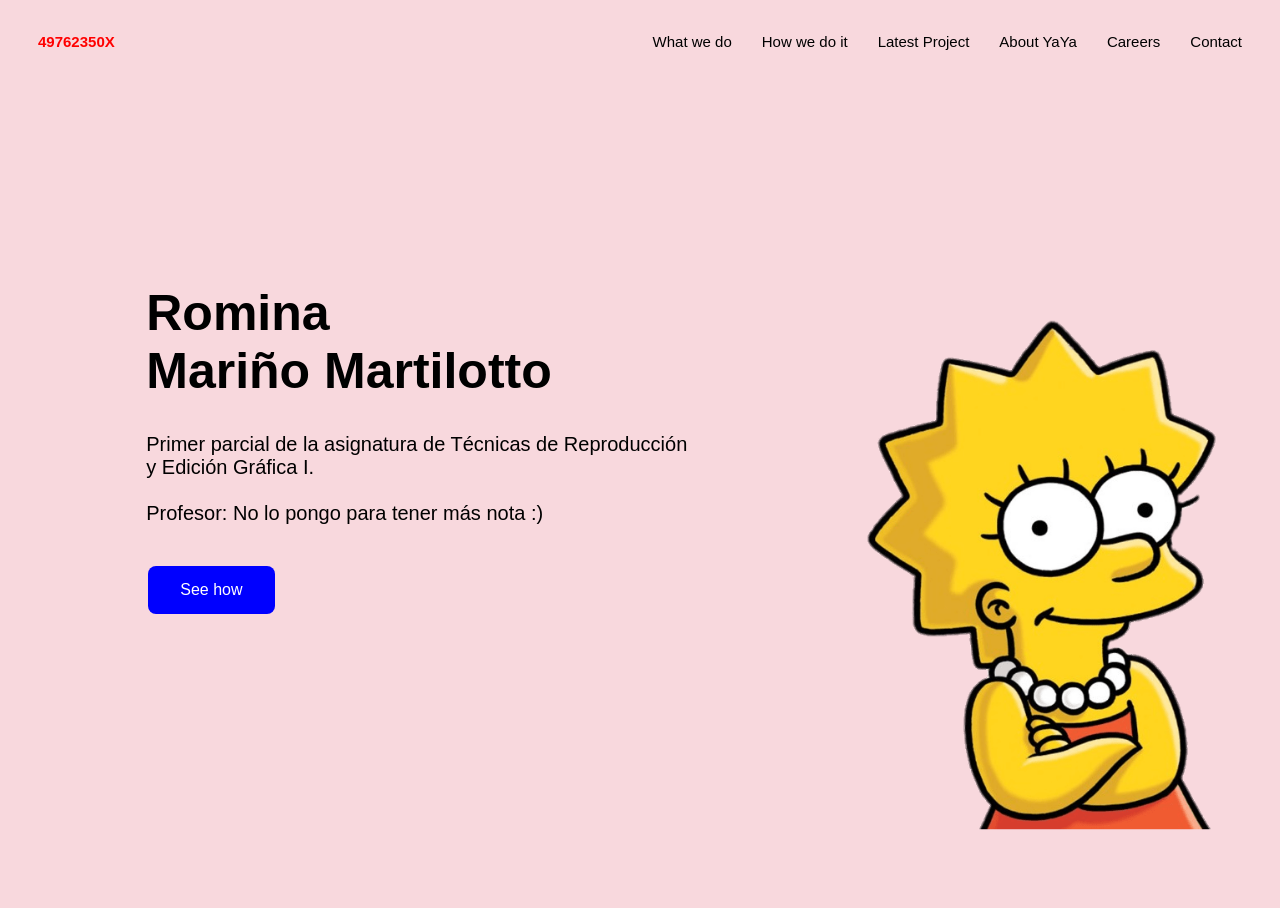
<file: primer parcial/index.html>
<!DOCTYPE html>
<html>

<head>
    <link rel="stylesheet" href="estilo.css">
    <title>Primer parcial</title>
</head>

<body>

    <div class="encabezado">

        <a href="https://easda.es/" class="h3">49762350X</a>
        <a class="enlaces" href="Contact">Contact</a>
        <a class="enlaces" href="#Careers">Careers</a>
        <a class="enlaces" href="#YaYa">About YaYa</a>
        <a class="enlaces" href="#Project">Latest Project</a>
        <a class="enlaces" href="#How">How we do it</a>
        <a class="enlaces" href="#What">What we do</a>
    </div>

        <div class="cuerpo">
                <div class="texto">
                    <h1>Romina<br>Mariño Martilotto</h1>
                    <h2>Primer parcial de la asignatura de Técnicas de Reproducción<br>y Edición Gráfica I.<br><br>Profesor: No lo
                        pongo para tener más nota :)</h2>
                    <div class="boton">
                        <button>See how</button>
                    </div>
            </div>
        <div class="imagen">
                    <embed class="lisa" src="./img/lisa guapa.svg">
                </div>
        </div>
</body>

</html>
</file>
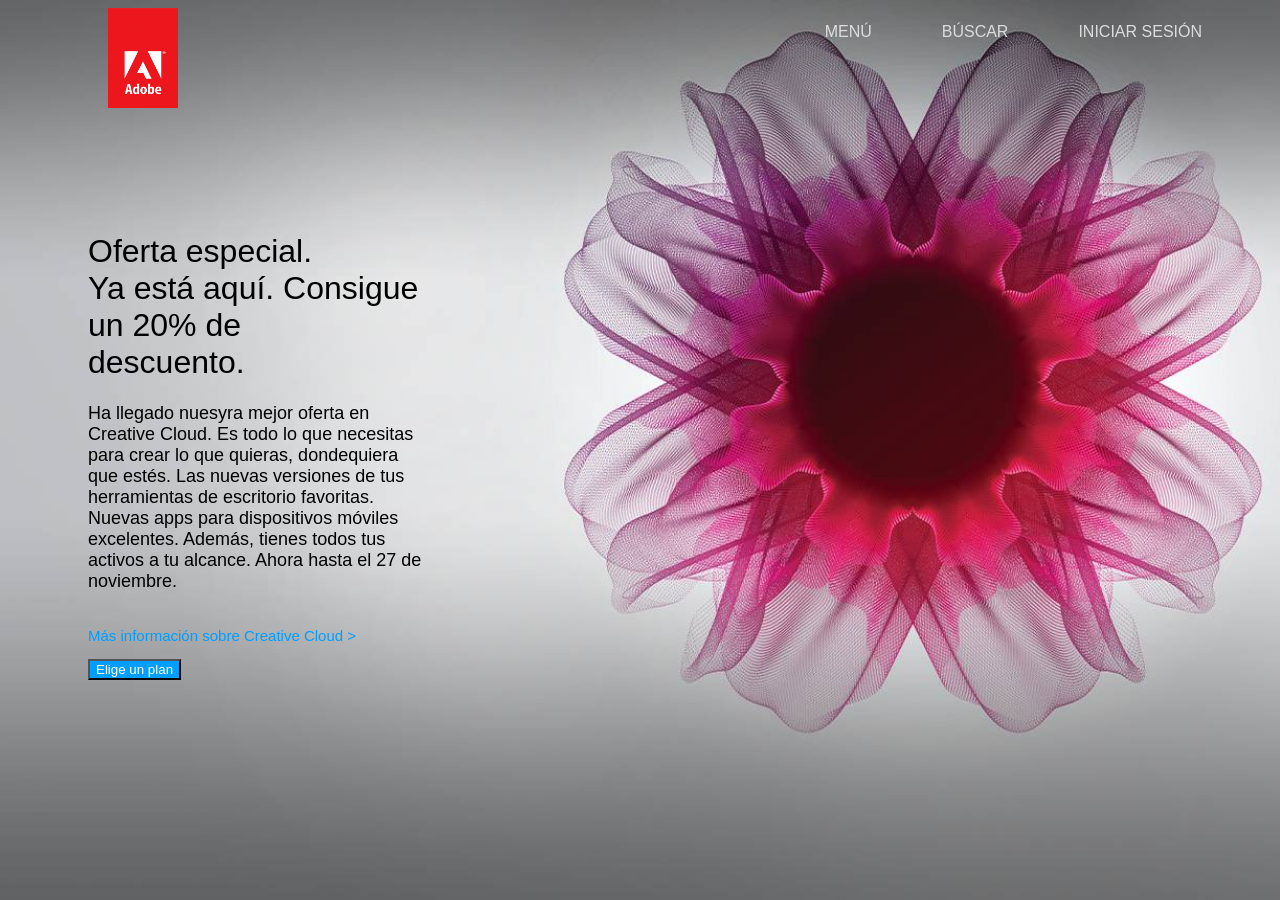
<file: sesion 15/index.html>
<!DOCTYPE html>
<html>

<head>
    <link rel="stylesheet" href="estilo.css">
    <title>Página Home Adobe</title>
</head>

<body>

  
    <div class="menu">

        <img class="logo" src="./img/adobe.png">
        <a href="INICIAR SESIÓN">INICIAR SESIÓN</a>
        <a href="#BUSCAR">BÚSCAR</a>
        <a href="#MENÚ">MENÚ</a>
    </div>

    <div class="oferta">
        <h1>Oferta especial.<br>
            Ya está aquí. Consigue un 20% de<br>
            descuento.</h1>

        <h2>Ha llegado nuesyra mejor oferta en Creative Cloud. Es todo lo que necesitas para crear lo que quieras,
            dondequiera que estés. Las nuevas versiones de tus herramientas de escritorio favoritas. Nuevas apps para
            dispositivos móviles excelentes. Además, tienes todos tus activos a tu alcance. Ahora hasta el 27 de
            noviembre.</h2>

        <h3>Más información sobre Creative Cloud ></h3>

        <button>Elige un plan</button>
    </div>

</body>

</html>
</file>
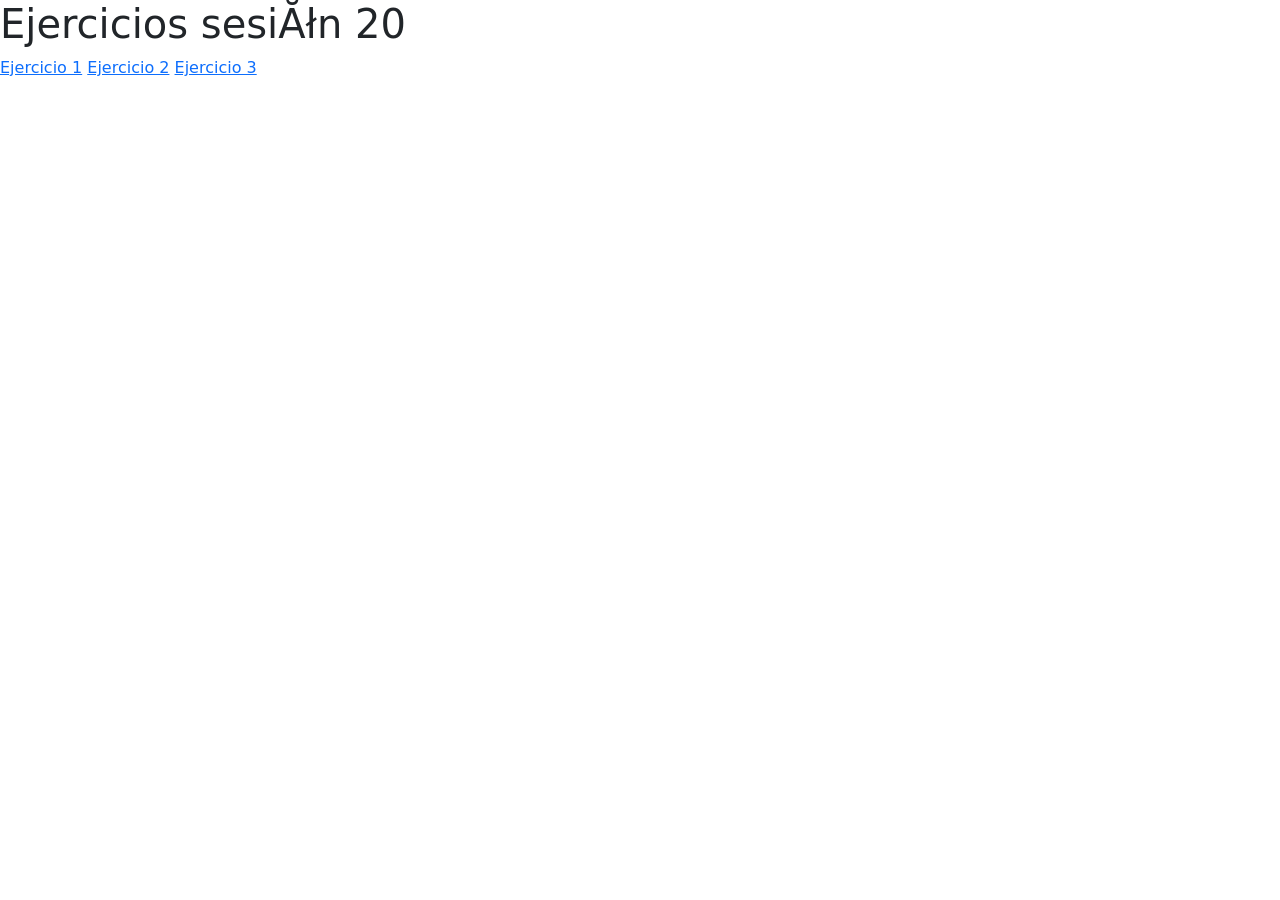
<file: sesion 20/index.html>
<!DOCTYPE html>
<html>
<head>
<title>sesión 20</title>

<link href="https://cdn.jsdelivr.net/npm/bootstrap@5.3.0-alpha1/dist/css/bootstrap.min.css" rel="stylesheet" integrity="sha384-GLhlTQ8iRABdZLl6O3oVMWSktQOp6b7In1Zl3/Jr59b6EGGoI1aFkw7cmDA6j6gD" crossorigin="anonymous">

<script src="https://cdn.jsdelivr.net/npm/bootstrap@5.3.0-alpha1/dist/js/bootstrap.bundle.min.js" integrity="sha384-w76AqPfDkMBDXo30jS1Sgez6pr3x5MlQ1ZAGC+nuZB+EYdgRZgiwxhTBTkF7CXvN" crossorigin="anonymous"></script>
</head>
<body>

<h1>Ejercicios sesión 20</h1>
<a href="./ejercicio 1/index1.html">Ejercicio 1</a>
<a href="./ejercicio 2/index2.html">Ejercicio 2</a>
<a href="./ejercicio 3/index3.html">Ejercicio 3</a>

</body>
</html>
</file>
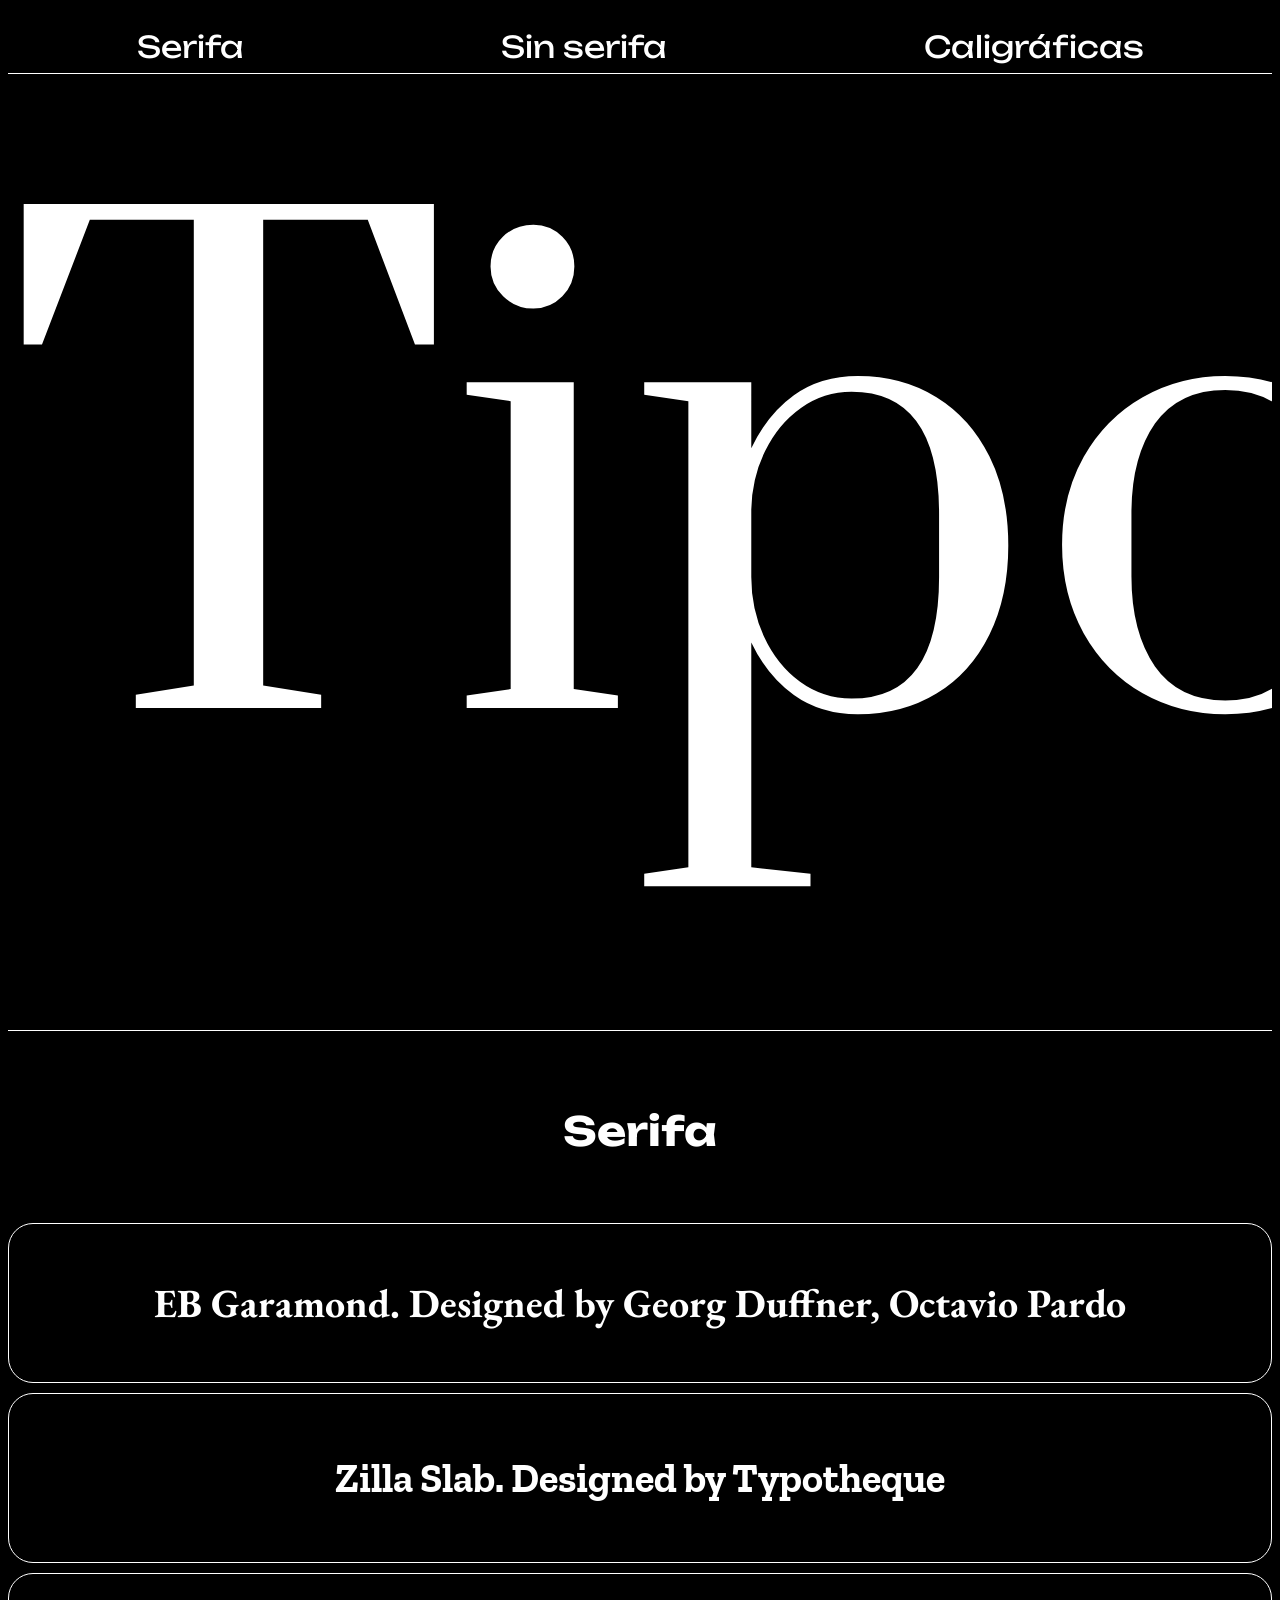
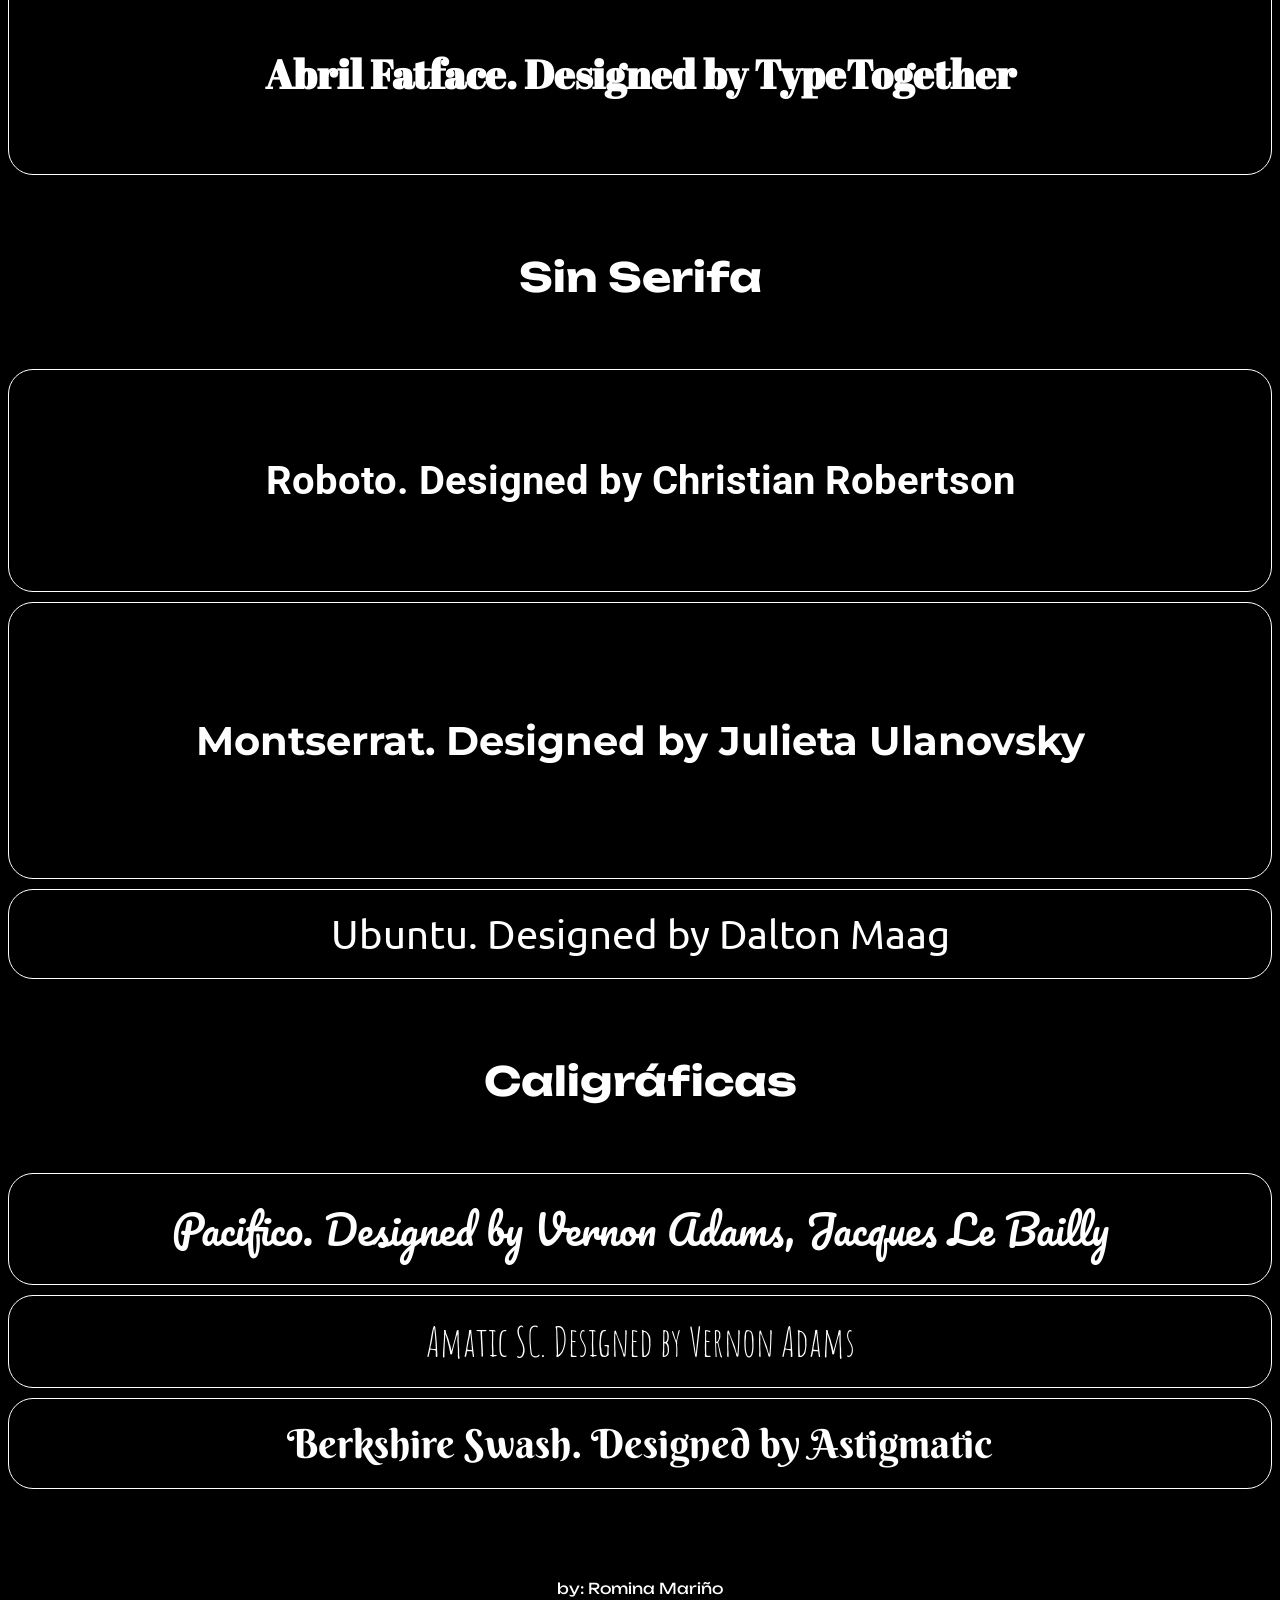
<file: tipografias/index.html>
<!DOCTYPE html>
<html>

<head>
    <title>Casting tipografico</title>
    <link rel="stylesheet" href="estilo.css">



    <link rel="preconnect" href="https://fonts.googleapis.com"><link rel="preconnect" href="https://fonts.gstatic.com" crossorigin><link href="https://fonts.googleapis.com/css2?family=Abril+Fatface&family=EB+Garamond:wght@500&family=Major+Mono+Display&family=Montserrat+Alternates:wght@600&family=Montserrat:wght@300&family=Prata&family=Roboto:wght@300&family=Ubuntu&family=Unbounded:wght@500&family=Zilla+Slab:wght@500&display=swap" rel="stylesheet">
    <link rel="preconnect" href="https://fonts.googleapis.com"><link rel="preconnect" href="https://fonts.gstatic.com" crossorigin><link href="https://fonts.googleapis.com/css2?family=Amatic+SC:wght@700&family=Berkshire+Swash&family=Pacifico&display=swap" rel="stylesheet">

    <style> @import url('https://fonts.googleapis.com/css2?family=Abril+Fatface&family=EB+Garamond:wght@500&family=Major+Mono+Display&family=Montserrat+Alternates:wght@600&family=Montserrat:wght@300&family=Prata&family=Roboto:wght@300&family=Ubuntu&family=Unbounded:wght@500&family=Zilla+Slab:wght@500&display=swap'); </style>
    <style> @import url('https://fonts.googleapis.com/css2?family=Amatic+SC:wght@700&family=Berkshire+Swash&family=Pacifico&display=swap'); </style>


</head>

<body>

    <div class="menu">
        <a href="#serifa">Serifa</a>
        <a href="#sinserifa">Sin serifa</a>
        <a href="#caligrafica">Caligráficas</a>
    </div>
    <hr>
    <div class="titulo-container" style="margin-top: -70vh;">
        <div class="titulo">
            <p>Tipografías</p>
            <p>Tipografías</p>
        </div>
        <hr style="margin-top: -60vh;">

        <div id="serifa">
            <h1>Serifa</h1>
        </div>
        <div class="conserifa">
            <div class="tipo1">
                <h2>EB Garamond. Designed by Georg Duffner, Octavio Pardo</h2>
               
            </div>
            <div class="tipo2">
                <h3>Zilla Slab. Designed by Typotheque</h3>
                
               
            </div>
            <div class="tipo3">
                <h4>Abril Fatface. Designed by TypeTogether</h4>
                
        
            </div>
        </div>

        <div id="sinserifa">
            <h1>Sin Serifa</h1>
        </div>
        <div class="sanserif">
            <div class="tipo4">
                <h5>Roboto. Designed by Christian Robertson</h5>
            </div>
            <div class="tipo5">
                <h6>Montserrat. Designed by Julieta Ulanovsky</h6>
            </div>
            <div class="tipo6">
                <h7>Ubuntu. Designed by Dalton Maag</h7>
            </div>
        </div>

        <div id="caligraficas">
            <h1>Caligráficas</h1>
        </div>
        <div class="manuales">
            <div class="tipo7">
                <h8>Pacifico. Designed by Vernon Adams, Jacques Le Bailly</h8>
            </div>
            <div class="tipo8">
                <h9>Amatic SC. Designed by Vernon Adams</h9>
            </div>
            <div class="tipo9">
                <h10>Berkshire Swash. Designed by Astigmatic</h10>
            </div>
        </div>

        <div class="pie">
            by: Romina Mariño
        </div>

</body>

</html>
</file>
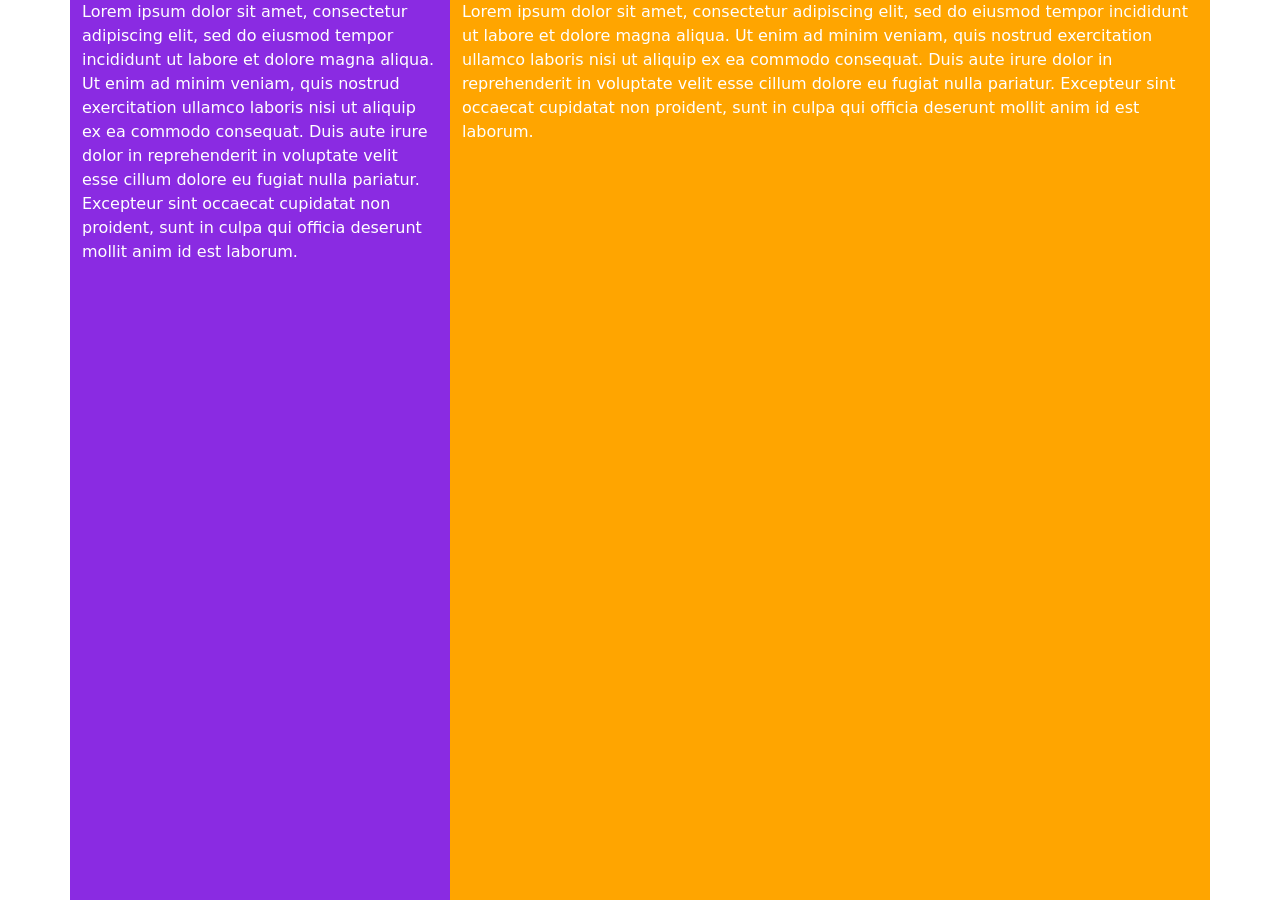
<file: sesion 20/ejercicio 1/index1.html>
<!DOCTYPE html>
<html>
<head>
<title>ejercicio 1</title>

<link href="https://cdn.jsdelivr.net/npm/bootstrap@5.3.0-alpha1/dist/css/bootstrap.min.css" rel="stylesheet" integrity="sha384-GLhlTQ8iRABdZLl6O3oVMWSktQOp6b7In1Zl3/Jr59b6EGGoI1aFkw7cmDA6j6gD" crossorigin="anonymous">

<script src="https://cdn.jsdelivr.net/npm/bootstrap@5.3.0-alpha1/dist/js/bootstrap.bundle.min.js" integrity="sha384-w76AqPfDkMBDXo30jS1Sgez6pr3x5MlQ1ZAGC+nuZB+EYdgRZgiwxhTBTkF7CXvN" crossorigin="anonymous"></script>

<meta charset="utf-8" name="viewport" content="width=device-width, initial-scale=1">

<link rel="stylesheet" href="estilo1.css">

</head>
<body>

<div class="container">

    <div class="row vh-100">
        <div class="col-sm-4">Lorem ipsum dolor sit amet, consectetur adipiscing elit, sed do eiusmod tempor incididunt ut labore et dolore magna aliqua. Ut enim ad minim veniam, quis nostrud exercitation ullamco laboris nisi ut aliquip ex ea commodo consequat. Duis aute irure dolor in reprehenderit in voluptate velit esse cillum dolore eu fugiat nulla pariatur. Excepteur sint occaecat cupidatat non proident, sunt in culpa qui officia deserunt mollit anim id est laborum.</div>
        <div class="col-sm-8">Lorem ipsum dolor sit amet, consectetur adipiscing elit, sed do eiusmod tempor incididunt ut labore et dolore magna aliqua. Ut enim ad minim veniam, quis nostrud exercitation ullamco laboris nisi ut aliquip ex ea commodo consequat. Duis aute irure dolor in reprehenderit in voluptate velit esse cillum dolore eu fugiat nulla pariatur. Excepteur sint occaecat cupidatat non proident, sunt in culpa qui officia deserunt mollit anim id est laborum.</div>
    </div>

</div>

</body>
</html>
</file>
<file: estilo.css>
.container {
  display: inline-block;
  cursor: pointer;
}

.bar1, .bar2, .bar3 {
  width: 35px;
  height: 3px;
  background-color: black;
  margin: 6px 0;
  transition: 0.4s;
}

.change .bar1 {
  transform: translate(0, 11px) rotate(-45deg);
}

.change .bar2 {
    opacity: 0;
}

.change .bar3 {
  transform: translate(0, -11px) rotate(45deg);
}

h1 {
    font-family: 'Syne', sans-serif;
    font-size: 20px;
    color: black;
}

button {
    font-family: 'Sono', sans-serif;
    background-color: white;
    font-size: 20px;
    color: black;
    margin-bottom: 10px;
}

.encabezado {
    display: flex;
    padding-top: 20px;
    padding-bottom: 20px;
}
.center {
    flex: 1;
    display: flex;
    justify-content: center;
}
.left {
    flex: 1;
    display: flex;
    justify-content: left;
    align-items: center;
    padding-left: 30px;
}
.right {
    flex: 1;
    display: flex;
    justify-content: right;
    align-items: center;
    padding-right: 30px;
}


hr {
    height:1px;
    border-width:0;
    color: black;
    background-color: black;
}

h2 {
    font-family: 'Syne', sans-serif;
    font-size: 40px;
    color: black;
    text-align: center;
}

h3 {
    font-family: 'Sono', sans-serif;
    font-size: 20 px;
    text-align: center;
}

.trabajos1 {
    display: flex;
    padding-top: 50px;
    text-align: center;
    justify-content: space-between;
    padding-left: 150px;
    padding-right: 150px;
} 

.zoom:hover {
  animation-name: spin;
  animation-duration: 5000ms;
  animation-iteration-count: infinite;
  animation-timing-function: linear; 
  cursor: pointer;
}

@keyframes spin {
    from {
        transform:rotate(0deg);
    }
    to {
        transform:rotate(360deg);
    }
}


h4 {
    font-family: 'Syne', sans-serif;
    font-size: 20px;
}

h5 {
    font-family: 'Sono', sans-serif;
    font-size: 15px;
}

.zoom {
    width: 350px;
    height: 350px;
    padding-left: 15px;
    padding-right: 15px;
}

.trabajos2 {
    display: flex;
    padding-top: 50px;
    text-align: center;
    justify-content: space-between;
    padding-left: 150px;
    padding-right: 150px;
} 

.fondo {
    width: 1200px;
    height: 800px;
    padding-top: 70px;
    padding-left: 120px;
    padding-right: 30px;
}

.trabajos3 {
    display: flex;
    padding-top: 50px;
    text-align: center;
    justify-content: space-between;
    padding-left: 150px;
    padding-right: 150px;
}
</file>
<file: galeria_RominaMarino/estilo/estilo.css>
h1 {
    font-family: Helvetica Neue, Helvetica, Arial, sans-serif;
    font-size: 70px;
    font-weight: lighter;
    text-align: center;
}

h2 {
    font-family: Helvetica Neue, Helvetica, Arial, sans-serif;
    font-size: 30px;
    font-weight: lighter;
    text-align: center;
    color: grey;
}

h3 {
    font-family: Helvetica Neue, Helvetica, Arial, sans-serif;
    font-size: 40px;
    font-weight: lighter;
}

img {
    width: 250px;
    height: 310px;
    padding-left: 15px;
    padding-right: 15px;
}

h4 {
    font-family: Helvetica Neue, Helvetica, Arial, sans-serif;
    font-size: 20px;
    font-weight: lighter;
    text-align: center;
}

.flex-container {
    display: flex;
    padding-left: 15px;
    padding-right: 15px;
    text-align: center;
    background-color: black;
    color: white;

}

.zoom {
    transition: transform .2s; 
}
 
.zoom:hover {
    transform: scale(1.5); 
}

.flex-container2 {
    display: flex;
    padding-left: 15px;
    padding-right: 15px;
    text-align: center;
    background-color: black;
    color: white;
}

h5 {
    font-family: Helvetica Neue, Helvetica, Arial, sans-serif;
    font-size: 15px;
    padding-left: 15px;
    padding-right: 15px;
    text-align: center;
    font-weight:bolder;
}

.instagram {
    text-decoration: none;
}

.menu {
    font-family: Helvetica Neue, Helvetica, Arial, sans-serif;
    overflow: hidden;
    background-color: black;
    color:white;
    position: fixed; 
    top: 0;
    width: 100%;
  }

  .menu a {
    float: left;
    display: block;
    color: #f2f2f2;
    text-align: center;
    padding: 14px 16px;
    text-decoration: none;
  }

  .menu a:hover {
    color: red;
  }
</file>
<file: MarinoMartilotto_Romina/estilo.css>
.nav-link {
    font-family: 'Roboto', sans-serif;
    font-weight: bold !important; 
    color:#1d4370 !important;
}

.nav-link:hover {
    text-decoration: underline !important;
}

.linea {
    width: 100%;
    height: 6px; 
    background: linear-gradient(to right, #77a92a, #30bde2 , #1973a0);
}

.titulo {
    font-family: 'Roboto', sans-serif;
    background: linear-gradient(to right, #77a92a, #30bde2 , #1973a0);
    -webkit-background-clip: text;
    color: transparent;
    font-size: 2.5vw;
    font-weight: bold !important;
    padding-top: 1vw;
}

.subtitulo {
    font-family: 'Roboto', sans-serif;
    font-weight: bold;
    color:#1d4370 !important;
    font-size: 2vw;
    padding-top: 2vw;
    padding-bottom: 1vw;
}

#texto {
    font-family: 'Roboto', sans-serif;
    color:black !important;
    font-size: 1.3vw;
    padding-top: 1vw;
    padding-bottom: 1vw;
}

.button {
    border-radius: 20px;
    border: none;
    padding: 10px 20px;
    text-align: center;
    text-decoration: none;
    display: inline-block;
    font-size: 16px;
    margin: 4px 2px;
    cursor: pointer;
    font-weight: 900;
  }

  .button1 {
    color: azure;
    background-color: rgb(34, 176, 223);
  }

  h2 {
    font-family: 'Roboto', sans-serif;
    font-weight: bold !important;
    text-align: center;
    font-size: 1vw !important;
    padding-top: 2vw;
    padding-bottom: 1vw;
  }
</file>
<file: nike/estilos/nike.css>
#cajaSuperior {
    background-image: url(../imagenes/fondo.jpg);
    font-family: Helvetica Neue, Helvetica, Arial, sans-serif;
    font-size: 35px;
    padding-left: 300px;
    width: 100vw;
    height: 100vw;
    background-size: contain;
    background-repeat: no-repeat;
}

.menu {
    list-style: none;
    padding-top: 400px;

}

.menu li {
    display: inline;
}
.menu a {
    font-family: Helvetica Neue, Helvetica, Arial, sans-serif;
}

a {
    color: white;
    text-decoration: none;
}

h1 {
    font-family: Helvetica Neue, Helvetica, Arial, sans-serif;
    font-size: 70px;
    font-weight: lighter;

}

h2 {
    font-family: Helvetica Neue, Helvetica, Arial, sans-serif;
    font-size: 20px;
    color: lightgray;
    padding-bottom: 20px;
}

p {
    font-family: Helvetica Neue, Helvetica, Arial, sans-serif;
    font-size: 35px;
    letter-spacing: 2px;
    font-weight: lighter;
    padding-bottom: 20px;
}

h3 {
    font-family: Helvetica Neue, Helvetica, Arial, sans-serif;
    font-size: 40px;
    font-weight: lighter;
    color: white;
}

div {
    margin: auto;
}

#centro {
    padding-top: 50px;
    padding-left: 250px;
    padding-right: 70px;
    padding-bottom: 50px;
    background-color: white;
}

img {
    max-width: 100%;
    max-height: auto;
    width: 600px;
}

#inferior {
    padding-top: 100px;
    padding-bottom: 100px;
    padding-left: 250px;
    background-color: black;
    line-height: 1.5;
}

.lista {
    padding-top: 50px;
}

ul {
    padding: 0;
}

.enlaces:hover {
    text-decoration-line: underline;
    color:blueviolet;
}

.sinenlaces:hover {
    text-decoration-line:line-through;
}
</file>
<file: pais_RominaMarino/estilo/pais.css>
h1 {
    font-family: 'Times New Roman', Times, serif;
    font-size: 70px;
    padding-left: 360px;
    padding-right: 360px;
    text-align: center;
    font-weight: lighter;
}

h2 {
    font-family: Arial, Helvetica, sans-serif;
    font-size: 20px;
    text-align: center;
    padding-left: 400px;
    padding-right: 400px;
    font-weight: lighter;
}

img {
    width: 100%;
    height: 700px;
}

.título {
    padding-top: 20px;
    padding-bottom: 10px;
}

h5 {
    font-family: Arial, Helvetica, sans-serif;
    font-size: 15px;
    color: grey;
    text-align: center;
}

h4 {
    font-family: Arial, Helvetica, sans-serif;
    font-size: 12px;
    color: grey;
    text-align: center;   
}

.cuerpo {
    padding-left: 400px;
    padding-right: 400px;
    padding-top: 40px;
}

h3 {
    font-family: Arial, Helvetica, sans-serif;
    font-size: 18px;
    color: black;
    font-weight: bolder;
}

p {
    font-family: Arial, Helvetica, sans-serif;
    font-size: 15px;
    font-weight: lighter;
    line-height: 1.5;
}

ul {
    font-family: Arial, Helvetica, sans-serif;
    font-size: 15px;
    font-weight: lighter;
    line-height: 1.5;
}
</file>
<file: primer parcial/estilo.css>
.texto {
    font-family: Verdana, Geneva, Tahoma, sans-serif;
}

body {
    background-color: #f8d8dd;
}

.encabezado {
    padding-top: 10px;
}

h1 {
    font-size: 50px;
}

h2 {
    font-weight: lighter;
    font-size: 20px;
}

a {
    font-family: Verdana, Geneva, Tahoma, sans-serif;
    color: black;
    text-decoration: none;
    padding-top: 15px;
    padding-right: 30px;
    float: right;
    font-size: 15px;
}

.h3 {
    color: red;
    font-family: Verdana, Geneva, Tahoma, sans-serif;
    float: left;
    font-size: 15px;
    padding-left: 30px;
    font-weight: bold;
}

.enlaces:hover {
    text-decoration-line: underline;
    color: palevioletred;
}

button {
    background-color: blue;
    border: none;
    color: white;
    padding: 15px 32px;
    text-align: center;
    text-decoration: none;
    display: inline-block;
    font-size: 16px;
    margin: 4px 2px;
    cursor: pointer;
    border-radius: 8px;
}

.boton {
    padding-top: 20px;
}

.lisa {
    float: right;
    width: 450px;
    height: 650px;
}

.cuerpo {
    display: flex;
    padding-top: 200px;
    justify-content:space-around;
    width: 100%;
    height: 70%;
    padding-left: 70px;
    padding-right: 40px;
}
</file>
<file: sesion 15/estilo.css>
body {
    background-image: url("./img/fondo-1400x860.jpg");
    background-repeat: no-repeat;
    background-attachment: fixed;
    background-size: cover;
}
h1 {
    font-family: Arial, Helvetica, sans-serif;
    font-size: 32px;
    color: black;
    font-weight: lighter;
}

h2 {
    font-family: Arial, Helvetica, sans-serif;
    font-size: 18px;
    color: black;
    font-weight: lighter;
}

h3 {
    font-family: Arial, Helvetica, sans-serif;
    font-size: 15px;
    color: #009EFF;
    font-weight: lighter;
    padding-top: 20px;
}

.oferta {
    padding-left: 80px;
    padding-right: 850px;
    padding-top: 100px;
}

button {
    background-color: #009EFF;
    color: white;

}

a {
    font-family: Arial, Helvetica, sans-serif;
    color: gainsboro;
    text-decoration: none;
    padding-top: 15px;
    padding-right: 70px;
    float: right;
}

.logo {
    width: 70px;
    height: 100px;
    padding-left: 100px;
    padding-top: 0%;
}
</file>
<file: tipografias/estilo.css>
body {
    background-color: black;
}

a {
    font-family: 'Unbounded', cursive;
    color: white !important;
    text-decoration: none;
    font-size: 30px;
}

.menu {
    display: flex;
    justify-content: space-around;
    padding-top: 20px;
}

hr {
    height: 1px;
    border-width: 0;
    color: white;
    background-color: white;
}

.titulo-container {
    max-width: 100%;
    overflow: hidden;
}

.titulo {
    font-family: 'Prata', serif;
    height: fit-content;
    font-size: 70vh;
    color: white;
    white-space: nowrap;
    overflow: hidden;
    display: inline-block;
    overflow: hidden;
    animation: desplazamiento 10s linear infinite;
}

@keyframes desplazamiento {
    0% {
        transform: translate3d(0, 0, 0);
    }

    100% {
        transform: translate3d(-50%, 0, 0);
    }
}

.titulo p {
    display: inline-block;
}


h1 {
    font-family: 'Unbounded', cursive;
    color: white;
    font-size: 40px;
    text-align: center;
}

#serifa {
    padding-top: 40px;
    padding-bottom: 40px;
}



h2 {
    color: white;
    font-size: 40px;
    font-family: 'EB Garamond', serif;
}

h3 {
    color: white;
    font-size: 40px;
    font-family: 'Zilla Slab', serif;
}

h4 {
    color: white;
    font-size: 40px;
    font-family: 'Abril Fatface', cursive;
}

#sinserifa {
    padding-top: 40px;
    padding-bottom: 40px;
}

h5 {
    color: white;
    font-size: 40px;
    font-family: 'Roboto', sans-serif;
}

h6 {
    color: white;
    font-size: 40px;
    font-family: 'Montserrat', sans-serif;
}

h7 {
    color: white;
    font-size: 40px;
    font-family: 'Ubuntu', sans-serif;
}


.tipo1, .tipo2, .tipo3 {
    border-color: white;
    border-width: 1px;
    border-style: solid;
    border-radius: 25px; 
    padding-left: 20px;
    padding-right: 20px;
    padding-top: 20px;
    padding-bottom: 20px;
    display: flex;
    justify-content: space-around;
    margin-bottom: 10px;
}

.tipo4, .tipo5, .tipo6 {
    border-color: white;
    border-width: 1px;
    border-style: solid;
    border-radius: 25px; 
    padding-left: 20px; 
    padding-right: 20px;
    padding-top: 20px;
    padding-bottom: 20px;
    display: flex;
    justify-content: space-around;
    margin-bottom: 10px;
}

.pie {
    color: white;
    font-family: 'Unbounded', cursive;
    text-align: center;
    padding-top: 80px;
    padding-bottom: 30px;
    font-size: 15px;
}

#caligraficas {
    padding-top: 40px;
    padding-bottom: 40px;
}

.tipo7, .tipo8, .tipo9 {
    border-color: white;
    border-width: 1px;
    border-style: solid;
    border-radius: 25px; 
    padding-left: 20px; 
    padding-right: 20px;
    padding-top: 20px;
    padding-bottom: 20px;
    display: flex;
    justify-content: space-around;
    margin-bottom: 10px;
}

h8 {
    color: white;
    font-size: 40px;
    font-family: 'Pacifico', cursive;
}

h9 {
    color: white;
    font-size: 40px;
    font-family: 'Amatic SC', cursive;
}

h10 {
    color: white;
    font-size: 40px;
    font-family: 'Berkshire Swash', cursive;
}
</file>
<file: sesion 20/ejercicio 1/estilo1.css>
.col-sm-4 {
    background-color: blueviolet;
    color: white;
}

.col-sm-8 {
    background-color: orange;
    color: white;
}
</file>
